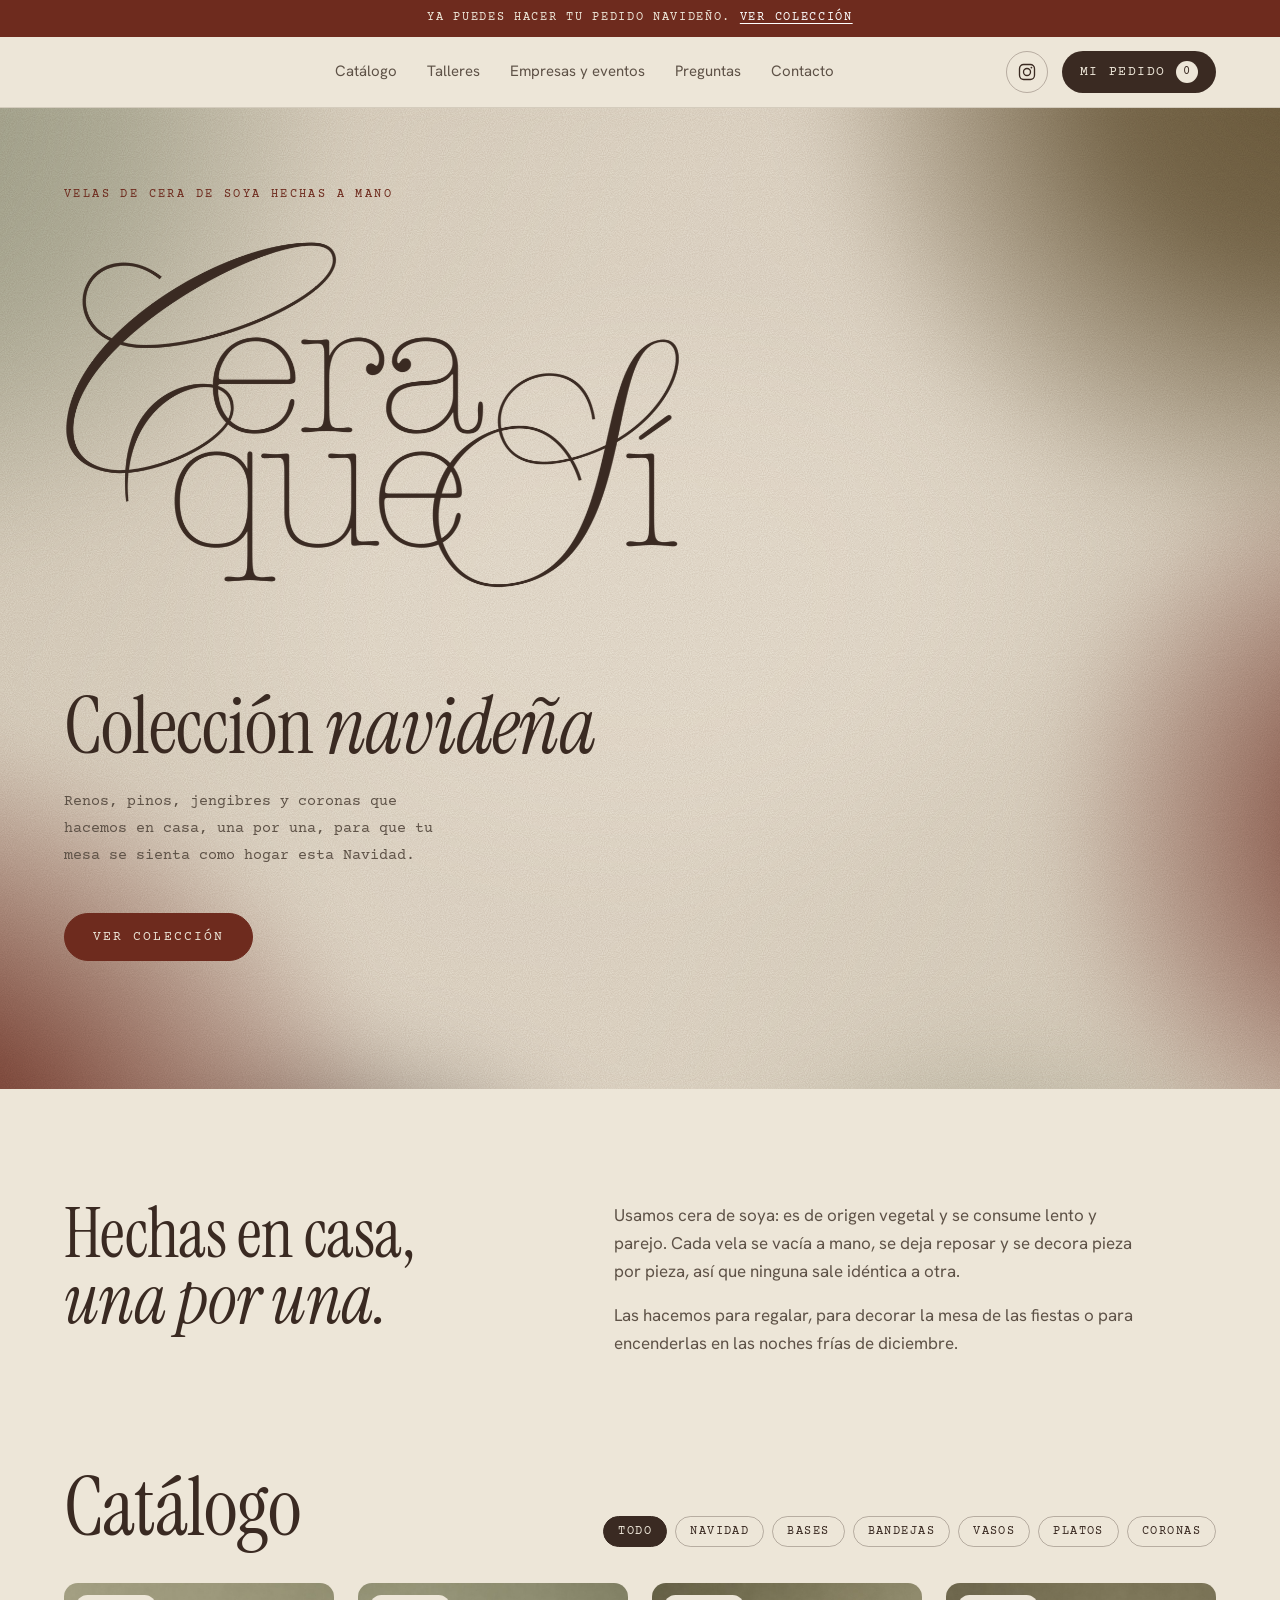
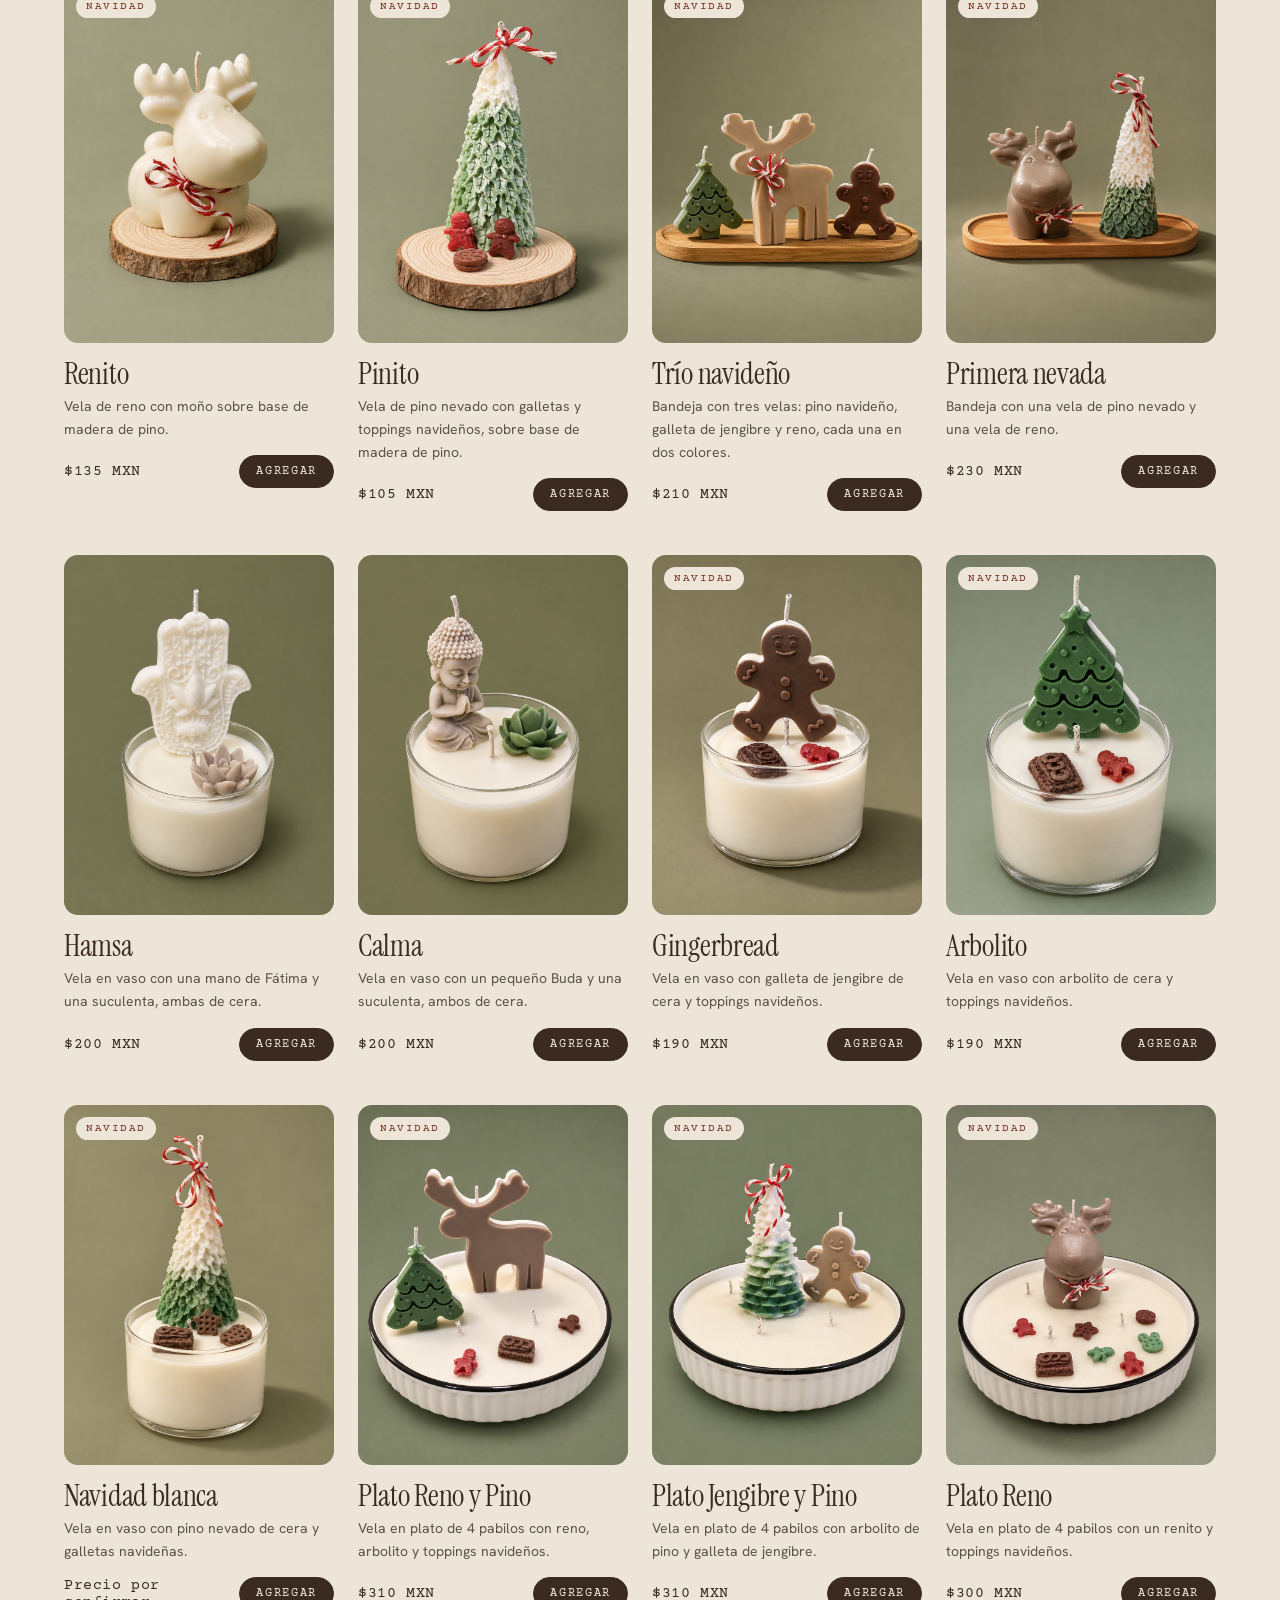
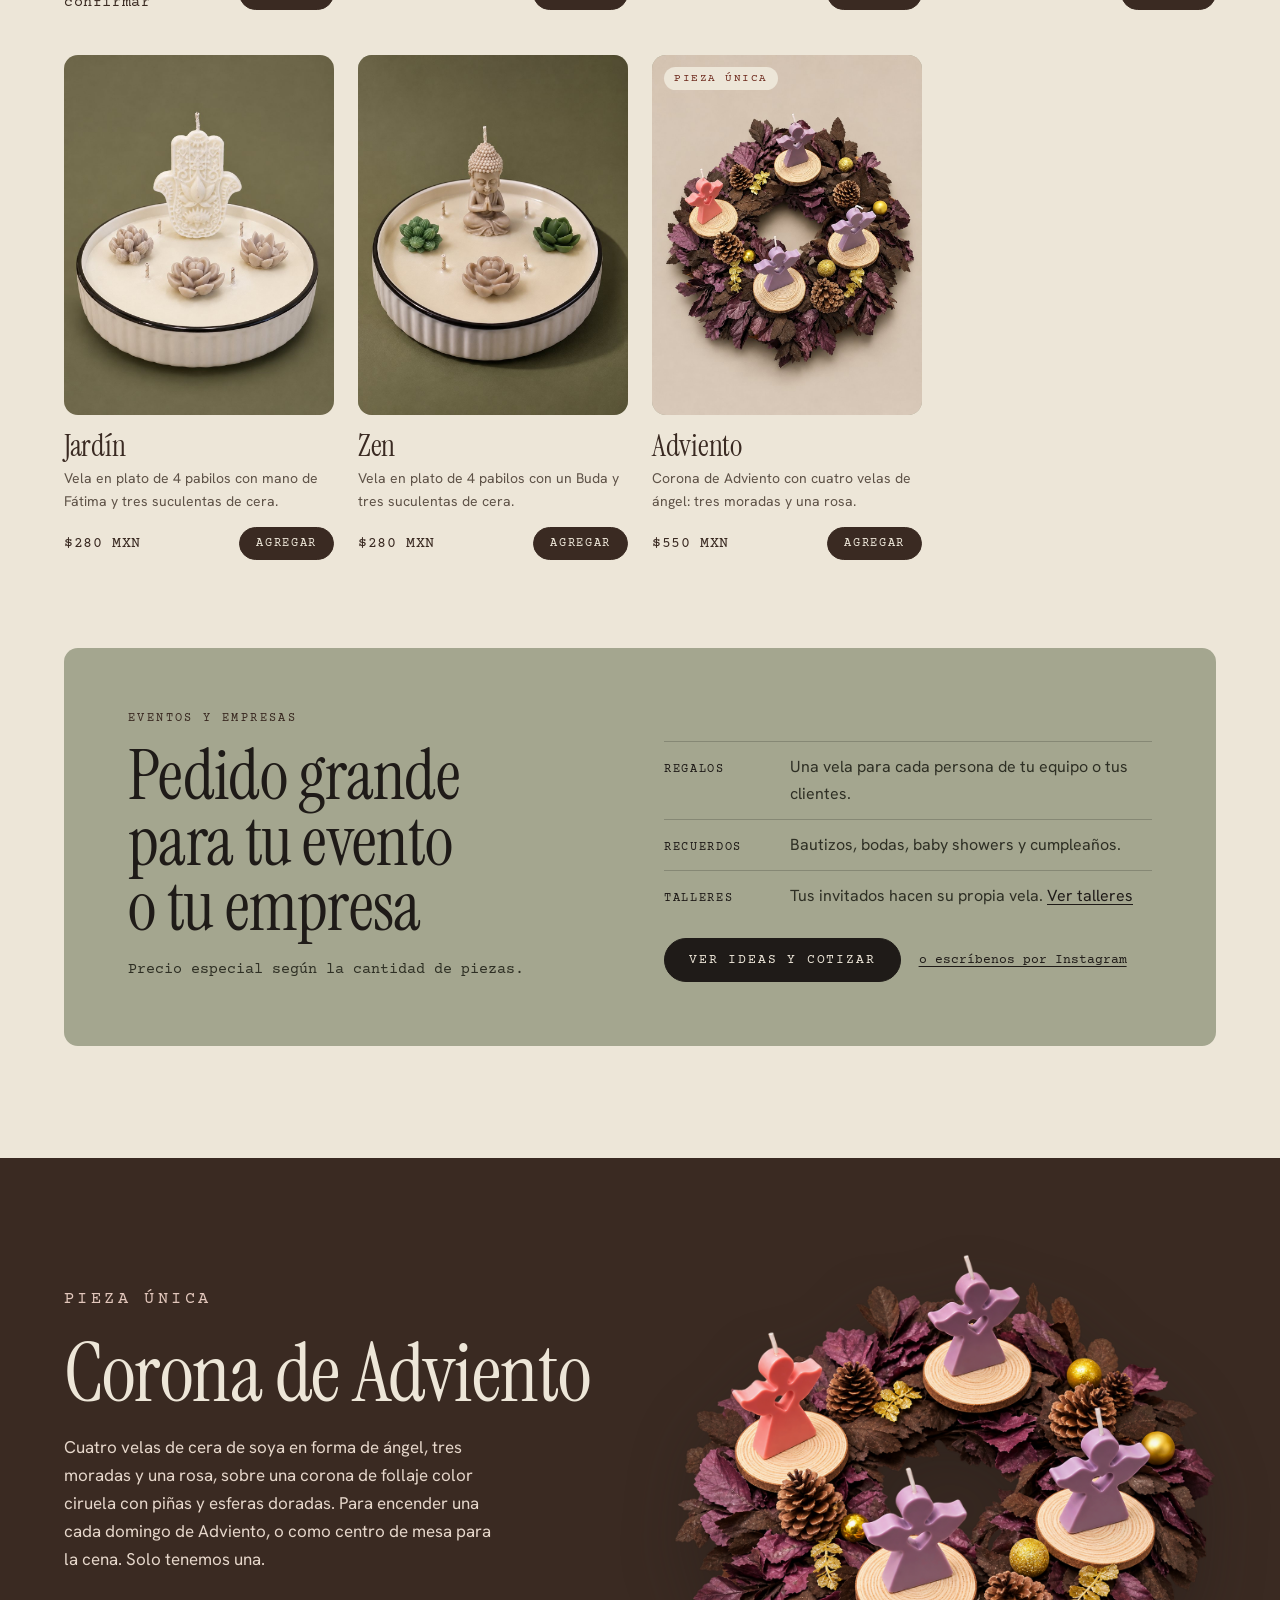
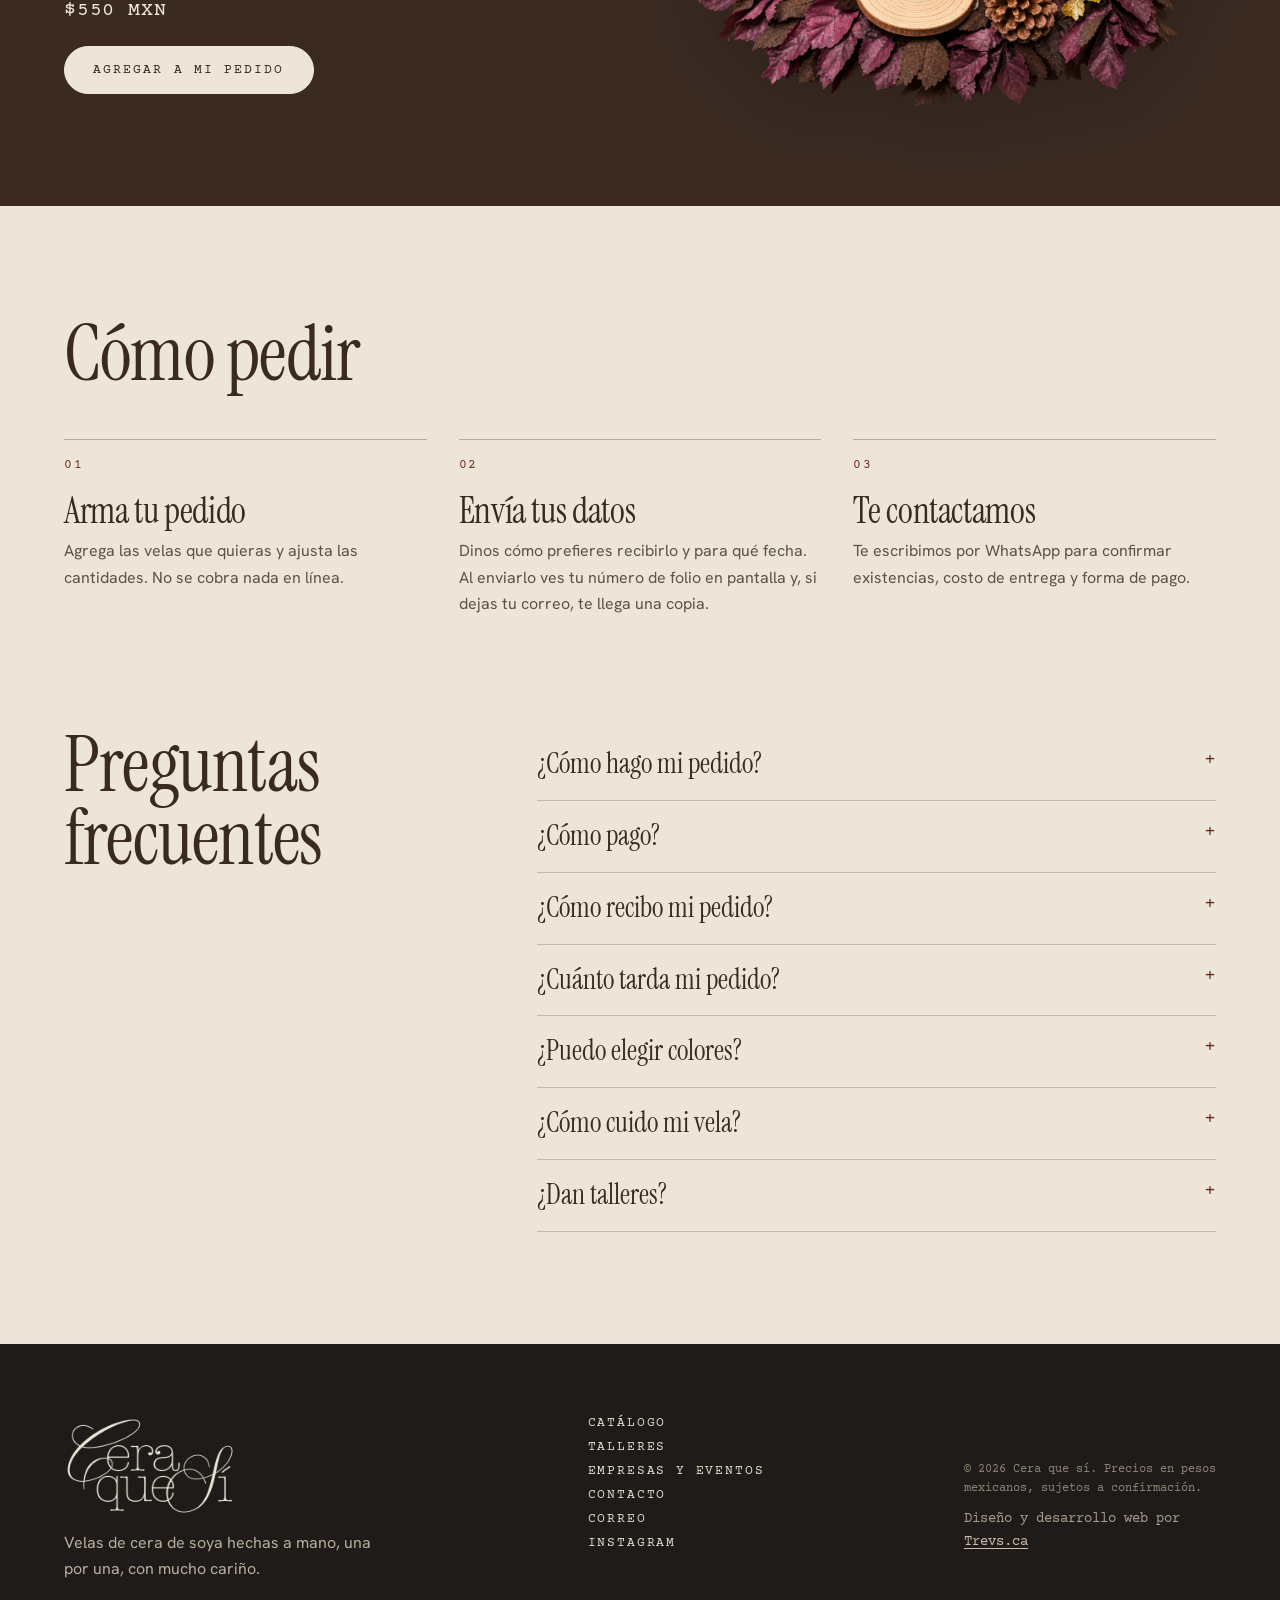
<file: index.html>
<!DOCTYPE html>
<html lang="es-MX">
<head>
<meta charset="utf-8">
<meta name="viewport" content="width=device-width, initial-scale=1">
<title>Cera que sí · Velas de cera de soya hechas a mano</title>
<meta name="description" content="Velas de cera de soya hechas a mano. Colección navideña: coronas, platos, vasos y bases decoradas. Pedidos para regalo, eventos y empresas.">
<link rel="canonical" href="https://ceraquesi.com.mx/">
<meta property="og:title" content="Cera que sí · Colección navideña">
<meta property="og:description" content="Velas de cera de soya hechas a mano. Arma tu pedido y te contactamos.">
<meta property="og:url" content="https://ceraquesi.com.mx/">
<meta property="og:image" content="https://ceraquesi.com.mx/img/corona.jpg">
<meta property="og:locale" content="es_MX">
<link rel="preconnect" href="https://fonts.googleapis.com">
<link rel="preconnect" href="https://fonts.gstatic.com" crossorigin>
<link href="https://fonts.googleapis.com/css2?family=Instrument+Serif:ital@0;1&family=Hanken+Grotesk:wght@400;500&family=Courier+Prime&display=swap" rel="stylesheet">
<link rel="stylesheet" href="css/estilos.css">
</head>
<body>

<div class="aviso">Ya puedes hacer tu pedido navideño. <a href="index.html#catalogo">Ver colección</a></div>

<header class="nav">
  <div class="wrap">
    <a href="index.html" class="logo" aria-label="Inicio"><svg viewBox="0 0 16 26" aria-hidden="true"><path class="llama" d="M8 1c3 4 5 6.5 5 9.5A5 5 0 0 1 3 10.5C3 7.5 5 5 8 1Z" fill="#6E2B1E"/><rect x="7.3" y="15" width="1.4" height="10" rx=".7" fill="currentColor"/></svg><span class="lockup" data-logo></span></a>
    <nav class="links" id="menu-principal" aria-label="Principal">
      <a href="index.html#catalogo">Catálogo</a>
      <a href="talleres.html">Talleres</a>
      <a href="empresas.html">Empresas y eventos</a>
      <a href="index.html#preguntas">Preguntas</a>
      <a href="contacto.html">Contacto</a>
      <div class="menu-redes" aria-label="Redes">
        <a href="#" data-red="correo">Correo</a>
        <a href="#" data-red="instagram" target="_blank" rel="noopener">Instagram</a>
        <a href="#" data-red="tiktok" target="_blank" rel="noopener">TikTok</a>
      </div>
    </nav>
    <div class="nav-der"><a class="ig-top" id="ig-top" href="#" target="_blank" rel="noopener" aria-label="Instagram"><svg viewBox="0 0 24 24" aria-hidden="true"><rect x="3" y="3" width="18" height="18" rx="5" fill="none" stroke="currentColor" stroke-width="1.6"/><circle cx="12" cy="12" r="4.2" fill="none" stroke="currentColor" stroke-width="1.6"/><circle cx="17.3" cy="6.7" r="1.1" fill="currentColor"/></svg></a><button class="btn-cot" id="abrir" aria-haspopup="dialog" aria-label="Mi pedido"><span class="t">Mi pedido</span> <span class="n" id="contador">0</span></button><button class="menu-btn" id="menu-btn" aria-expanded="false" aria-controls="menu-principal" aria-label="Abrir menú"><span></span><span></span><span></span></button></div>
  </div>
</header>

<main>
  <section class="hero izq">
    <div class="wrap">
      <p class="kicker">Velas de cera de soya hechas a mano</p>
      <div class="hero-logo" id="hero-logo"><img src="img/logo.png" alt="Cera que sí"></div>
      <h1>Colección <i>navideña</i></h1>
      <p class="lead">Renos, pinos, jengibres y coronas que hacemos en casa, una por una, para que tu mesa se sienta como hogar esta Navidad.</p>
      <a class="cta" href="#catalogo">Ver colección</a>
    </div>
  </section>

  <section class="intro">
    <div class="wrap">
      <h2>Hechas en casa, <i>una por una.</i></h2>
      <div>
        <p>Usamos cera de soya: es de origen vegetal y se consume lento y parejo. Cada vela se vacía a mano, se deja reposar y se decora pieza por pieza, así que ninguna sale idéntica a otra.</p>
        <p>Las hacemos para regalar, para decorar la mesa de las fiestas o para encenderlas en las noches frías de diciembre.</p>
      </div>
    </div>
  </section>

  <section class="catalogo" id="catalogo">
    <div class="wrap">
      <div class="cat-head">
        <h2>Catálogo</h2>
        <div class="filtros" role="group" aria-label="Filtrar catálogo" id="filtros"></div>
        <div class="vista" role="group" aria-label="Cómo ver el catálogo">
          <button type="button" data-vista="2" aria-pressed="true" aria-label="Dos por fila"><svg viewBox="0 0 20 20" aria-hidden="true"><rect x="2" y="2" width="7" height="7" rx="1.5"/><rect x="11" y="2" width="7" height="7" rx="1.5"/><rect x="2" y="11" width="7" height="7" rx="1.5"/><rect x="11" y="11" width="7" height="7" rx="1.5"/></svg></button>
          <button type="button" data-vista="1" aria-pressed="false" aria-label="Una por fila"><svg viewBox="0 0 20 20" aria-hidden="true"><rect x="2" y="2" width="16" height="7" rx="1.5"/><rect x="2" y="11" width="16" height="7" rx="1.5"/></svg></button>
        </div>
      </div>
      <div class="grid" id="grid"></div>

      <div class="mayoreo" id="mayoreo">
        <div>
          <p class="kicker">Eventos y empresas</p>
          <h3>Pedido grande para tu evento o tu empresa</h3>
          <p class="sub">Precio especial según la cantidad de piezas.</p>
        </div>
        <div>
          <ul>
            <li><b>Regalos</b><span>Una vela para cada persona de tu equipo o tus clientes.</span></li>
            <li><b>Recuerdos</b><span>Bautizos, bodas, baby showers y cumpleaños.</span></li>
            <li><b>Talleres</b><span>Tus invitados hacen su propia vela. <a href="talleres.html">Ver talleres</a></span></li>
          </ul>
          <div class="acciones">
            <a class="btn-sec" href="empresas.html">Ver ideas y cotizar</a>
            <a href="#" id="wa-mayoreo" target="_blank" rel="noopener">o escríbenos por Instagram</a>
          </div>
        </div>
      </div>
    </div>
  </section>

  <section class="destacado" id="corona">
    <div class="wrap">
      <div>
        <p class="kicker">Pieza única</p>
        <h2>Corona de Adviento</h2>
        <p>Cuatro velas de cera de soya en forma de ángel, tres moradas y una rosa, sobre una corona de follaje color ciruela con piñas y esferas doradas. Para encender una cada domingo de Adviento, o como centro de mesa para la cena. Solo tenemos una.</p>
        <span class="precio" data-precio="corona"></span>
        <button class="cta" data-add="corona">Agregar a mi pedido</button>
      </div>
      <img class="img-corona" src="img/corona-destacada.png" alt="Corona de Adviento con cuatro velas de ángel, tres moradas y una rosa" loading="lazy">
    </div>
  </section>

  <section class="pasos" id="como-pedir">
    <div class="wrap">
      <h2>Cómo pedir</h2>
      <ol>
        <li><h3>Arma tu pedido</h3><p>Agrega las velas que quieras y ajusta las cantidades. No se cobra nada en línea.</p></li>
        <li><h3>Envía tus datos</h3><p>Dinos cómo prefieres recibirlo y para qué fecha. Al enviarlo ves tu número de folio en pantalla y, si dejas tu correo, te llega una copia.</p></li>
        <li><h3>Te contactamos</h3><p>Te escribimos por WhatsApp para confirmar existencias, costo de entrega y forma de pago.</p></li>
      </ol>
    </div>
  </section>

  <section class="faq" id="preguntas">
    <div class="wrap">
      <h2>Preguntas frecuentes</h2>
      <div>
        <details><summary>¿Cómo hago mi pedido?</summary><p>Aquí en el sitio: elige tus velas, llena tus datos y envía tu pedido. Te llega una copia a tu correo y te escribimos por WhatsApp para confirmarlo. Si tienes una duda que no está en estas preguntas, escríbenos por mensaje en Instagram.</p></details>
        <details><summary>¿Cómo pago?</summary><p>No cobramos en el sitio. Para confirmar tu pedido pedimos el 50% de anticipo por transferencia o Mercado Pago. El otro 50% es contra entrega y también puede ser en efectivo. Te compartimos los datos por WhatsApp.</p></details>
        <details><summary>¿Cómo recibo mi pedido?</summary><p>Tenemos puntos de entrega en Metepec, Calimaya y Toluca, y en CDMX en Condesa, Roma, Juárez, Polanco, Lomas de Chapultepec, Lomas de Virreyes y Santa Fe; te compartimos el lugar y la hora al confirmar. También puedes solicitar un Uber que recoja tu pedido en nuestra casa-taller en Calimaya (el envío corre por tu cuenta), o te enviamos a todo México por paquetería: el costo depende del destino y del tamaño del pedido, y te lo confirmamos por WhatsApp antes de pagar.</p></details>
        <details><summary>¿Cuánto tarda mi pedido?</summary><p>Somos un equipo pequeño y todo se hace a mano. Revisamos tu pedido en menos de 24 horas y empezamos a hacerlo al recibir el anticipo del 50%; con la cotización final te confirmamos la fecha de entrega. Pide con al menos 48 horas y, si tienes una fecha en mente, ponla en tu pedido: te decimos qué es posible. Los pedidos grandes toman unos días más, y para fechas navideñas te recomendamos pedir con anticipación.</p></details>
        <details><summary>¿Puedo elegir colores?</summary><p>En pedidos chicos depende de lo que tengamos disponible, y te lo confirmamos al revisar tu pedido. En pedidos grandes te compartimos las opciones de colores que hay para que elijas.</p></details>
        <details><summary>¿Cómo cuido mi vela?</summary><p>Son de cera de soya. La primera vez, déjala encendida hasta que se derrita toda la superficie: así se consume pareja. Enciéndela sobre una superficie firme, lejos de corrientes de aire y de cosas que puedan quemarse, y nunca la dejes sola encendida. Las figuras también lucen como decoración sin encender.</p></details>
        <details><summary>¿Dan talleres?</summary><p>Sí. Abrimos talleres en grupo y también llevamos el taller a tu empresa o evento. <a href="talleres.html">Ver talleres</a></p></details>
      </div>
    </div>
  </section>
</main>

<footer>
  <div class="wrap">
    <div>
      <a href="index.html" class="logo"><svg viewBox="0 0 16 26" aria-hidden="true"><path class="llama" d="M8 1c3 4 5 6.5 5 9.5A5 5 0 0 1 3 10.5C3 7.5 5 5 8 1Z" fill="#6E2B1E"/><rect x="7.3" y="15" width="1.4" height="10" rx=".7" fill="currentColor"/></svg><span class="lockup" data-logo></span></a>
      <p>Velas de cera de soya hechas a mano, una por una, con mucho cariño.</p>
    </div>
    <nav aria-label="Más">
      <a href="index.html#catalogo">Catálogo</a>
      <a href="talleres.html">Talleres</a>
      <a href="empresas.html">Empresas y eventos</a>
      <a href="contacto.html">Contacto</a>
      <a href="#" data-red="correo">Correo</a>
      <a href="#" id="ig-footer" target="_blank" rel="noopener">Instagram</a>
      <a href="#" data-red="tiktok" target="_blank" rel="noopener">TikTok</a>
    </nav>
    <p class="legal">© <span id="anio"></span> <span data-c="marca"></span>. Precios en pesos mexicanos, sujetos a confirmación.<span class="credito">Diseño y desarrollo web por <a href="https://trevs.ca" target="_blank" rel="noopener">Trevs.ca</a></span></p>
  </div>
</footer>

<!-- Panel del pedido -->
<div class="velo" id="velo"></div>
<aside class="panel" id="panel" role="dialog" aria-modal="true" aria-labelledby="panel-titulo" aria-hidden="true">
  <div class="panel-head">
    <h2 id="panel-titulo">Mi pedido</h2>
    <div class="panel-acciones">
      <button class="agrandar" id="agrandar" aria-pressed="false" aria-label="Ver en pantalla completa"><svg viewBox="0 0 20 20" aria-hidden="true"><path d="M12 3h5v5M8 17H3v-5M17 3l-6 6M3 17l6-6"/></svg></button>
      <button class="cerrar" id="cerrar" aria-label="Cerrar">×</button>
    </div>
  </div>
  <div class="panel-body" id="panel-body"></div>
</aside>

<div class="toast" id="toast" role="status" aria-live="polite"></div>

<script src="js/comun.js"></script>
<script>
/* nombre: el nombre bonito.  desc: lo que lleva (también le llega así a tu mamá en el correo).  max: piezas disponibles (si hay límite). */
const PRODUCTOS = [
  {id:"base-pino-reno", nombre:"Renito", precio:135, cat:"Bases", nav:true, desc:"Vela de reno con moño sobre base de madera de pino."},
  {id:"base-pino", nombre:"Pinito", precio:105, cat:"Bases", nav:true, desc:"Vela de pino nevado con galletas y toppings navideños, sobre base de madera de pino."},
  {id:"bandeja-trio", nombre:"Trío navideño", precio:210, cat:"Bandejas", nav:true, desc:"Bandeja con tres velas: pino navideño, galleta de jengibre y reno, cada una en dos colores."},
  {id:"bandeja-pino-reno", nombre:"Primera nevada", precio:230, cat:"Bandejas", nav:true, desc:"Bandeja con una vela de pino nevado y una vela de reno."},
  {id:"vaso-fatima", nombre:"Hamsa", precio:200, cat:"Vasos", desc:"Vela en vaso con una mano de Fátima y una suculenta, ambas de cera."},
  {id:"vaso-buda", nombre:"Calma", precio:200, cat:"Vasos", desc:"Vela en vaso con un pequeño Buda y una suculenta, ambos de cera."},
  {id:"vaso-jengibre", nombre:"Gingerbread", precio:190, cat:"Vasos", nav:true, desc:"Vela en vaso con galleta de jengibre de cera y toppings navideños."},
  {id:"vaso-arbol", nombre:"Arbolito", precio:190, cat:"Vasos", nav:true, desc:"Vela en vaso con arbolito de cera y toppings navideños."},
  {id:"vaso-pino", nombre:"Navidad blanca", precio:0, cat:"Vasos", nav:true, desc:"Vela en vaso con pino nevado de cera y galletas navideñas."},
  {id:"plato-reno-arbol", nombre:"Plato Reno y Pino", precio:310, cat:"Platos", nav:true, desc:"Vela en plato de 4 pabilos con reno, arbolito y toppings navideños."},
  {id:"plato-jengibre-arbol", nombre:"Plato Jengibre y Pino", precio:310, cat:"Platos", nav:true, desc:"Vela en plato de 4 pabilos con arbolito de pino y galleta de jengibre."},
  {id:"plato-reno", nombre:"Plato Reno", precio:300, cat:"Platos", nav:true, desc:"Vela en plato de 4 pabilos con un renito y toppings navideños."},
  {id:"plato-fatima", nombre:"Jardín", precio:280, cat:"Platos", desc:"Vela en plato de 4 pabilos con mano de Fátima y tres suculentas de cera."},
  {id:"plato-buda", nombre:"Zen", precio:280, cat:"Platos", desc:"Vela en plato de 4 pabilos con un Buda y tres suculentas de cera."},
  {id:"corona", nombre:"Adviento", precio:550, cat:"Coronas", nav:true, max:1, desc:"Corona de Adviento con cuatro velas de ángel: tres moradas y una rosa."}
];

const byId = Object.fromEntries(PRODUCTOS.map(p => [p.id, p]));
$("#wa-mayoreo").href = dmLink();
document.querySelectorAll("[data-precio]").forEach(el => el.textContent = mxn(byId[el.dataset.precio].precio));

/* ----- Pedido (se guarda en el navegador) ----- */
let pedido = {};
try { pedido = JSON.parse(localStorage.getItem("pedido") || "{}"); } catch(e) {}
const guardar = () => { try { localStorage.setItem("pedido", JSON.stringify(pedido)); } catch(e) {} };
const totalPiezas = () => Object.values(pedido).reduce((a,b) => a+b, 0);
const precioTxt = p => p.precio ? mxn(p.precio) : "Precio por confirmar";
const subtotal = () => Object.entries(pedido).reduce((a,[id,q]) => a + byId[id].precio*q, 0);

function fijar(id, n){
  n = Math.max(0, Math.min(byId[id].max || 999, n|0));
  if (n) pedido[id] = n; else delete pedido[id];
  guardar(); pintarContador(); pintarAcciones();
}
function agregar(id){
  const max = byId[id].max;
  if (max && (pedido[id] || 0) >= max) { toast(max === 1 ? "Solo hay una disponible y ya está en tu pedido" : "Solo hay " + max + " disponibles"); return; }
  const nuevo = !pedido[id];
  fijar(id, (pedido[id] || 0) + 1);
  toast(nuevo ? byId[id].nombre + " agregado" : byId[id].nombre + ": " + pedido[id] + " en tu pedido");
}
function accion(id){
  const q = pedido[id];
  if (!q) return `<button class="add" data-add="${id}">Agregar</button>`;
  if (byId[id].max === 1) return `<span class="unica">En tu pedido</span><button class="quitar-g" data-gmenos="${id}">Quitar</button>`;
  return `<div class="paso-q"><button data-gmenos="${id}" aria-label="Quitar uno">−</button><input aria-label="Cantidad de ${byId[id].nombre}" inputmode="numeric" value="${q}" data-gq="${id}"><button data-gmas="${id}" aria-label="Agregar uno">+</button></div>`;
}
function pintarAcciones(){
  document.querySelectorAll("[data-acc]").forEach(el => {
    const html = accion(el.dataset.acc);
    el.innerHTML = html;
  });
  document.querySelectorAll(".cta[data-add]").forEach(b => b.textContent = pedido[b.dataset.add] ? "Ya está en tu pedido" : "Agregar a mi pedido");
}
function pintarContador(){ $("#contador").textContent = totalPiezas(); }

/* ----- Catálogo ----- */
const filtros = ["Todo","Navidad","Bases","Bandejas","Vasos","Platos","Coronas"];
let filtro = "Todo";
function pintarFiltros(){
  $("#filtros").innerHTML = filtros.map(f => `<button aria-pressed="${f===filtro}" data-f="${f}">${f}</button>`).join("");
}
function pintarGrid(){
  const lista = PRODUCTOS.filter(p => filtro==="Todo" || (filtro==="Navidad" ? p.nav : p.cat===filtro));
  $("#grid").innerHTML = lista.map(p => `
    <article class="prod">
      <div class="foto"><img src="img/${p.id}.jpg" alt="${p.nombre}" loading="lazy">${p.max === 1 ? '<span class="tag">Pieza única</span>' : p.nav ? '<span class="tag">Navidad</span>' : ""}</div>
      <h3>${p.nombre}</h3>
      <p class="desc">${p.desc}</p>
      <div class="pie"><span class="precio">${precioTxt(p)}</span><div data-acc="${p.id}">${accion(p.id)}</div></div>
    </article>`).join("");
}
$("#filtros").addEventListener("click", e => {
  const b = e.target.closest("[data-f]"); if(!b) return;
  filtro = b.dataset.f; pintarFiltros(); pintarGrid();
});
document.addEventListener("click", e => {
  const b = e.target.closest("[data-add]"); if(!b) return;
  const id = b.dataset.add, enGrid = b.classList.contains("add"); agregar(id);
  if (enGrid) { const mas = document.querySelector(`[data-gmas="${id}"]`); if (mas) mas.focus({preventScroll:true}); }
});
$("#grid").addEventListener("click", e => {
  const t = e.target.closest("[data-gmas],[data-gmenos]"); if (!t) return;
  const id = t.dataset.gmas || t.dataset.gmenos;
  const sel = t.dataset.gmas ? `[data-gmas="${id}"]` : `[data-gmenos="${id}"]`;
  fijar(id, (pedido[id] || 0) + (t.dataset.gmas ? 1 : -1));
  const mismo = document.querySelector(sel) || document.querySelector(`[data-add="${id}"].add`); if (mismo) mismo.focus({preventScroll:true});
});
$("#grid").addEventListener("change", e => {
  const id = e.target.dataset.gq; if (!id) return;
  e.target.blur(); fijar(id, parseInt(e.target.value, 10) || 0);
});
$("#grid").addEventListener("keydown", e => { if (e.key === "Enter" && e.target.dataset.gq) e.target.blur(); });

/* ----- Toast ----- */
let tt;
function toast(msg){
  const t = $("#toast"); t.innerHTML = msg + ' <button type="button">Ver pedido</button>';
  t.querySelector("button").onclick = abrir;
  t.classList.add("on"); clearTimeout(tt); tt = setTimeout(()=>t.classList.remove("on"), 2600);
}

/* ----- Panel ----- */
let ultimoFoco;
function abrir(){ ultimoFoco = document.activeElement; pintarPanel(); document.body.classList.add("abierto"); $("#panel").setAttribute("aria-hidden","false"); $("#cerrar").focus(); $("#toast").classList.remove("on"); }
function cerrar(){ document.body.classList.remove("abierto"); $("#panel").setAttribute("aria-hidden","true"); ultimoFoco && ultimoFoco.focus(); }
$("#abrir").onclick = abrir; $("#cerrar").onclick = cerrar; $("#velo").onclick = cerrar;
$("#agrandar").onclick = () => {
  const g = $("#panel").classList.toggle("grande");
  $("#agrandar").setAttribute("aria-pressed", g);
  $("#agrandar").setAttribute("aria-label", g ? "Volver a la ventana chica" : "Ver en pantalla completa");
};
function minFecha(){ const d = new Date(); d.setDate(d.getDate() + 2); return d.getFullYear() + "-" + String(d.getMonth()+1).padStart(2,"0") + "-" + String(d.getDate()).padStart(2,"0"); }
document.addEventListener("keydown", e => { if(e.key==="Escape" && document.body.classList.contains("abierto")) cerrar(); });

function pintarPanel(){
  const ids = Object.keys(pedido);
  if (!ids.length){
    $("#panel-body").innerHTML = `<div class="vacio"><h3>Tu pedido está vacío</h3><p>Agrega velas desde el catálogo para pedir una cotización.</p><br><a class="cta" href="#catalogo" onclick="cerrar()">Ir al catálogo</a></div>`;
    return;
  }
  $("#panel-body").innerHTML = `
    <div id="items">${ids.map(id => {const p=byId[id]; return `
      <div class="item">
        <img src="img/${id}.jpg" alt="">
        <div><h4>${p.nombre}</h4><small>${p.desc}</small><br><small>${p.precio ? mxn(p.precio) + " c/u" : "Precio por confirmar"}</small><br><button class="quitar" data-quitar="${id}">Quitar</button></div>
        <div class="qty"><button data-menos="${id}" aria-label="Menos">−</button><input aria-label="Cantidad de ${p.nombre}" inputmode="numeric" value="${pedido[id]}" data-q="${id}"><button data-mas="${id}" aria-label="Más">+</button></div>
      </div>`}).join("")}</div>
    <div class="subtotal"><span>Subtotal estimado</span><span id="sub">${mxn(subtotal())}</span></div>
    <p class="nota">No incluye envío. Confirmamos precio final y disponibilidad contigo.</p>

    <form id="form" novalidate>
      <h3>Tus datos</h3>
      <div class="campo"><label for="nombre">Nombre</label><input id="nombre" name="nombre" required autocomplete="name"></div>
      <div class="dos">
        <div class="campo"><label for="tel">WhatsApp</label><input id="tel" name="telefono" type="tel" autocomplete="tel" placeholder="10 dígitos" required></div>
        <div class="campo"><label for="email">Correo</label><input id="email" name="email" type="email" autocomplete="email" required></div>
      </div>
      <p class="ayuda ayuda-campo">A tu correo te llega una copia del pedido con tu folio.</p>
      <div class="campo"><label for="ig">Tu Instagram (opcional)</label><input id="ig" name="instagram" placeholder="@tuusuario" autocapitalize="off" autocomplete="off" spellcheck="false"></div>

      <h3>Tipo de pedido</h3>
      <div class="campo">
        <div class="opciones">
          <label><input type="radio" name="tipo" value="Personal o regalo" checked><span>Para mí o regalo</span></label>
          <label><input type="radio" name="tipo" value="Para revender"><span>Para revender</span></label>
          <label><input type="radio" name="tipo" value="Empresa o evento"><span>Empresa o evento</span></label>
        </div>
      </div>
      <div class="campo" id="campo-empresa" hidden><label for="empresa">Nombre de tu marca, empresa o evento (opcional)</label><input id="empresa" name="empresa" autocomplete="organization"></div>
      <details class="perso">
        <summary>¿Quieres personalizarlo? <small>(opcional)</small></summary>
        <div class="opciones">
          <label><input type="checkbox" name="perso" value="Sticker o etiqueta con logo"><span>Sticker o etiqueta con tu logo</span></label>
          <label><input type="checkbox" name="perso" value="Tarjeta con mensaje"><span>Tarjeta con mensaje</span></label>
          <label><input type="checkbox" name="perso" value="Empaque especial"><span>Empaque especial para regalo</span></label>
          <label><input type="checkbox" name="perso" value="Otra idea"><span>Otra idea</span></label>
        </div>
        <div class="campo"><label for="idea">Cuéntanos tu idea</label><textarea id="idea" name="idea" placeholder="Por ejemplo: 30 velas con el logo de mi empresa en una etiqueta."></textarea></div>
        <p class="aviso-chico">La personalización tiene un costo extra según lo que pidas. Te compartimos el precio para que lo confirmes antes de empezar.</p>
      </details>

      <h3>Entrega o envío</h3>
      <p class="ayuda">En puntos de entrega, te compartimos el lugar y la hora al confirmar.</p>
      <div class="campo">
        <p class="grupo">Estado de México</p>
        <div class="opciones">
          <label><input type="radio" name="entrega" value="Punto de entrega en Metepec" checked><span>Punto de entrega en Metepec</span></label>
          <label><input type="radio" name="entrega" value="Punto de entrega en Calimaya"><span>Punto de entrega en Calimaya</span></label>
          <label><input type="radio" name="entrega" value="Punto de entrega en Toluca"><span>Punto de entrega en Toluca</span></label>
        </div>
        <p class="grupo">Ciudad de México</p>
        <div class="opciones">
          <label><input type="radio" name="entrega" value="Punto de entrega en CDMX"><span>Punto de entrega en CDMX<small>Condesa, Roma, Juárez, Polanco, Lomas o Santa Fe.</small></span></label>
        </div>
        <div class="campo sub" id="campo-cdmx" hidden><label for="colonia-cdmx">¿En qué colonia?</label><select id="colonia-cdmx" name="coloniaCdmx"><option value="">Elige una colonia</option><option>Condesa</option><option>Roma</option><option>Juárez</option><option>Polanco</option><option>Lomas de Chapultepec</option><option>Lomas de Virreyes</option><option>Santa Fe</option></select></div>
        <p class="grupo">Envío</p>
        <div class="opciones">
          <label><input type="radio" name="entrega" value="Envío por Uber"><span>Envío por Uber<small>El envío corre por tu cuenta: tú solicitas el Uber y sale de nuestra casa-taller en Calimaya, Edo. Méx. Te compartimos la dirección exacta al confirmar. Si estás en otro estado, elige paquetería.</small></span></label>
          <label><input type="radio" name="entrega" value="Envío por paquetería"><span>Envío por paquetería a otra ciudad<small>Cotizamos la paquetería por ti.</small></span></label>
        </div>
      </div>
      <fieldset class="direccion" id="campo-dir" hidden>
        <legend>Dirección de envío</legend>
        <div class="campo"><label for="calle">Calle y número</label><input id="calle" name="calle" autocomplete="address-line1"></div>
        <div class="dos">
          <div class="campo"><label for="interior">Núm. interior (opcional)</label><input id="interior" name="interior" autocomplete="address-line2"></div>
          <div class="campo"><label for="cp">Código postal</label><input id="cp" name="cp" inputmode="numeric" maxlength="5" autocomplete="postal-code"></div>
        </div>
        <div class="campo"><label for="colonia">Colonia</label><input id="colonia" name="colonia" autocomplete="address-level3"></div>
        <div class="dos">
          <div class="campo"><label for="ciudad">Ciudad o municipio</label><input id="ciudad" name="ciudad" autocomplete="address-level2"></div>
          <div class="campo"><label for="estado">Estado</label><input id="estado" name="estado" autocomplete="address-level1"></div>
        </div>
        <div class="campo"><label for="referencias">Referencias (opcional)</label><input id="referencias" name="referencias" placeholder="Entre calles, color de la casa…"></div>
      </fieldset>

      <div class="campo"><label for="fecha">¿Para cuándo lo necesitas?</label><input id="fecha" name="fecha" type="date" min="${minFecha()}">
        <small class="ayuda">Es tu fecha ideal y nos ayuda a planear; pide con al menos 48 horas. Revisamos tu pedido en menos de 24 horas y empezamos a hacerlo al recibir el anticipo. Con la cotización final te confirmamos la fecha de entrega. Somos un equipo pequeño y todo se hace a mano.</small></div>
      <div class="campo"><label for="notas">Notas (opcional)</label><textarea id="notas" name="notas" placeholder="¿Alguna pregunta o algo que debamos saber?"></textarea></div>

      <div class="pago">
        <p class="grupo">Cómo se paga</p>
        <p>Para confirmar tu pedido pedimos el <b>50% de anticipo</b> y el otro 50% contra entrega. El anticipo es por transferencia o Mercado Pago; el pago contra entrega también puede ser en efectivo. Tu pedido se confirma al recibir el anticipo, y el plazo de entrega corre a partir de ese momento; con la cotización final te damos la fecha estimada. No cobramos nada en el sitio.</p>
      </div>
      <button class="enviar" type="submit">Enviar pedido</button>
      <p class="error" id="error" role="alert"></p>
    </form>`;
}

$("#panel-body").addEventListener("click", e => {
  const t = e.target, id = t.dataset.mas || t.dataset.menos || t.dataset.quitar;
  if (!id) return;
  if (t.dataset.mas) pedido[id] = Math.min(pedido[id] + 1, byId[id].max || 999);
  if (t.dataset.menos) pedido[id] = Math.max(0, pedido[id]-1);
  if (t.dataset.quitar || pedido[id]===0) delete pedido[id];
  guardar(); pintarContador(); pintarAcciones(); refrescarItems();
});
$("#panel-body").addEventListener("change", e => {
  const id = e.target.dataset.q; if(!id) return;
  const n = parseInt(e.target.value,10);
  if (n>0) pedido[id]=Math.min(n, byId[id].max || 999); else delete pedido[id];
  guardar(); pintarContador(); pintarAcciones(); refrescarItems();
});
function actualizarCampos(){
  const f = $("#form"); if (!f) return;
  $("#campo-empresa").hidden = f.tipo.value === "Personal o regalo";
  const ent = f.entrega.value;
  $("#campo-cdmx").hidden = ent !== "Punto de entrega en CDMX";
  $("#campo-dir").hidden = !ent.startsWith("Envío por");
}
$("#panel-body").addEventListener("change", e => { if (e.target.name === "tipo" || e.target.name === "entrega") actualizarCampos(); });
function refrescarItems(){
  // vuelve a pintar sin perder lo escrito en el formulario
  const form = $("#form"); let st = null;
  if (form) {
    st = { vals:{}, marcados:new Set(), abierto: !!(form.querySelector("details.perso") || {}).open };
    [...form.elements].forEach(el => { if (!el.name) return;
      if (el.type === "radio" || el.type === "checkbox") { if (el.checked) st.marcados.add(el.name + "=" + el.value); }
      else st.vals[el.name] = el.value; });
  }
  pintarPanel();
  const nf = $("#form");
  if (st && nf) {
    [...nf.elements].forEach(el => { if (!el.name) return;
      if (el.type === "radio" || el.type === "checkbox") el.checked = st.marcados.has(el.name + "=" + el.value);
      else if (el.name in st.vals) el.value = st.vals[el.name]; });
    const d = nf.querySelector("details.perso"); if (d) d.open = st.abierto;
  }
  actualizarCampos();
}

$("#panel-body").addEventListener("submit", async e => {
  e.preventDefault();
  const f = e.target, err = $("#error"); err.textContent = "";
  const c = validarContacto(f, err); if (!c) return;
  const nombre = c.nombre;
  const fallo = (msg, el) => { err.textContent = msg; if (el) el.focus(); return true; };
  if (!c.email && fallo("Escribe tu correo: ahí te llega la copia de tu pedido.", f.email)) return;
  const ent = f.entrega.value;
  if (ent === "Punto de entrega en CDMX" && !f.coloniaCdmx.value && fallo("Elige la colonia de CDMX donde quieres recibirlo.", f.coloniaCdmx)) return;
  if (ent.startsWith("Envío por")) {
    for (const [campo, msg] of [["calle","Escribe la calle y el número."],["cp","Escribe el código postal (5 dígitos)."],["colonia","Escribe la colonia."],["ciudad","Escribe la ciudad o municipio."],["estado","Escribe el estado."]]) {
      const v = f[campo].value.trim();
      if ((!v || (campo === "cp" && !/^\d{5}$/.test(v))) && fallo(msg, f[campo])) return;
    }
  }
  if (f.fecha.value && f.fecha.value < minFecha() && fallo("Elige una fecha a partir de pasado mañana: necesitamos al menos 48 horas.", f.fecha)) return;
  const perso = [...f.querySelectorAll('input[name="perso"]:checked')].map(x => x.value);
  const personalizacion = [perso.join(", "), f.idea.value.trim()].filter(Boolean).join(" · Idea: ");
  const entrega = ent === "Punto de entrega en CDMX" ? ent + " · " + f.coloniaCdmx.value : ent;
  const direccion = ent.startsWith("Envío por")
    ? [f.calle.value.trim() + (f.interior.value.trim() ? " int. " + f.interior.value.trim() : ""), "Col. " + f.colonia.value.trim(), "C.P. " + f.cp.value.trim(), f.ciudad.value.trim() + ", " + f.estado.value.trim(), f.referencias.value.trim() ? "Ref.: " + f.referencias.value.trim() : ""].filter(Boolean).join(", ")
    : "";

  const folio = "P-" + new Date().toISOString().slice(5,10).replace("-","") + "-" + Math.random().toString(36).slice(2,6).toUpperCase();
  const items = Object.entries(pedido).map(([id,q]) => ({nombre:`${byId[id].nombre} (${byId[id].desc})${byId[id].precio ? "" : " — precio por confirmar"}`, cantidad:q, precio:byId[id].precio, total:byId[id].precio*q}));
  const data = { folio, ...c, tipo:f.tipo.value, empresa:f.tipo.value === "Personal o regalo" ? "" : f.empresa.value.trim(), personalizacion, entrega,
    direccion, ciudad:direccion, fecha:f.fecha.value, notas:f.notas.value.trim(), items, subtotal:subtotal(), marca:CONFIG.marca };

  const resumen = `Hola, soy ${nombre}${data.empresa ? " ("+data.empresa+")" : ""}. Pedido ${folio} · ${data.tipo}:\n` + items.map(i => `• ${i.cantidad} × ${i.nombre}`).join("\n") +
    `\nSubtotal estimado: ${mxn(data.subtotal)}${data.personalizacion ? "\nPersonalización: "+data.personalizacion : ""}\nEntrega: ${data.entrega}${data.direccion ? " ("+data.direccion+")" : ""}${data.fecha ? "\nPara: "+data.fecha : ""}${data.notas ? "\nNotas: "+data.notas : ""}`;

  const btn = f.querySelector(".enviar"); btn.disabled = true; btn.textContent = "Enviando…";
  try {
    await enviarAlScript(data);
  } catch(x) {
    btn.disabled = false; btn.textContent = "Enviar pedido";
    err.innerHTML = `No se pudo enviar. Revisa tu conexión e inténtalo de nuevo, o <a href="${dmLink()}" target="_blank" rel="noopener">escríbenos por Instagram</a>.`;
    return;
  }
  pedido = {}; guardar(); pintarContador(); pintarAcciones();
  $("#panel-body").innerHTML = `
    <div class="listo">
            <h3>Recibimos tu pedido</h3>
      <span class="folio">Folio ${folio}</span>
      <p>Te escribiremos por WhatsApp en menos de 24 horas para confirmar disponibilidad, entrega y el anticipo del 50%.</p>
      <p>Te enviamos una copia a ${esc(data.email)}.</p>
      <p class="aviso-spam">¿No lo ves? Revisa tu carpeta de spam.</p>
      ${botonesResumen(resumen, folio)}
    </div>`;
});


/* ----- Logo grande del inicio que sube al menú al hacer scroll ----- */
(function(){
  const slot = $("#hero-logo"), navImg = document.querySelector("header .logo .logo-img");
  if (!slot || !navImg || matchMedia("(prefers-reduced-motion: reduce)").matches) return;
  const slotImg = slot.querySelector("img");
  const vuela = document.createElement("img");
  vuela.src = slotImg.src; vuela.alt = ""; vuela.id = "logo-volador"; vuela.setAttribute("aria-hidden", "true");
  document.body.appendChild(vuela);
  document.documentElement.classList.add("logo-anim");
  const suave = t => t * t * (3 - 2 * t);
  let pend = false;
  function pinta(){
    pend = false;
    const a = slot.getBoundingClientRect(), b = navImg.getBoundingClientRect();
    const hero = slot.closest(".hero").getBoundingClientRect();
    const recorrido = Math.max(1, (hero.height + hero.top + scrollY) * 0.5);
    const p = Math.min(1, Math.max(0, scrollY / recorrido));
    if (p >= 1) { document.documentElement.classList.add("logo-llego"); return; }
    document.documentElement.classList.remove("logo-llego");
    const e = suave(p);
    const w = a.width + (b.width - a.width) * e;
    const x = a.left + (b.left - a.left) * e;
    const y = a.top + (b.top - a.top) * e;
    vuela.style.width = a.width + "px";
    vuela.style.transform = `translate(${x}px,${y}px) scale(${w / a.width})`;
  }
  const pide = () => { if (!pend) { pend = true; requestAnimationFrame(pinta); } };
  addEventListener("scroll", pide, { passive: true });
  addEventListener("resize", pide);
  slotImg.complete ? pinta() : slotImg.addEventListener("load", pinta);
  navImg.complete ? pinta() : navImg.addEventListener("load", pinta);
})();
/* ----- Vista del catálogo en celular: 2 o 1 por fila ----- */
function ponerVista(v){
  $("#grid").classList.toggle("una", v === "1");
  document.querySelectorAll("[data-vista]").forEach(b => b.setAttribute("aria-pressed", b.dataset.vista === v));
  try { localStorage.setItem("vista", v); } catch(e) {}
}
document.querySelectorAll("[data-vista]").forEach(b => b.addEventListener("click", () => ponerVista(b.dataset.vista)));
let vistaGuardada = "2"; try { vistaGuardada = localStorage.getItem("vista") || "2"; } catch(e) {}
ponerVista(vistaGuardada);

pintarFiltros(); pintarGrid(); pintarContador();
if (location.hash === "#pedido") abrir();
</script>
</body>
</html>
</file>
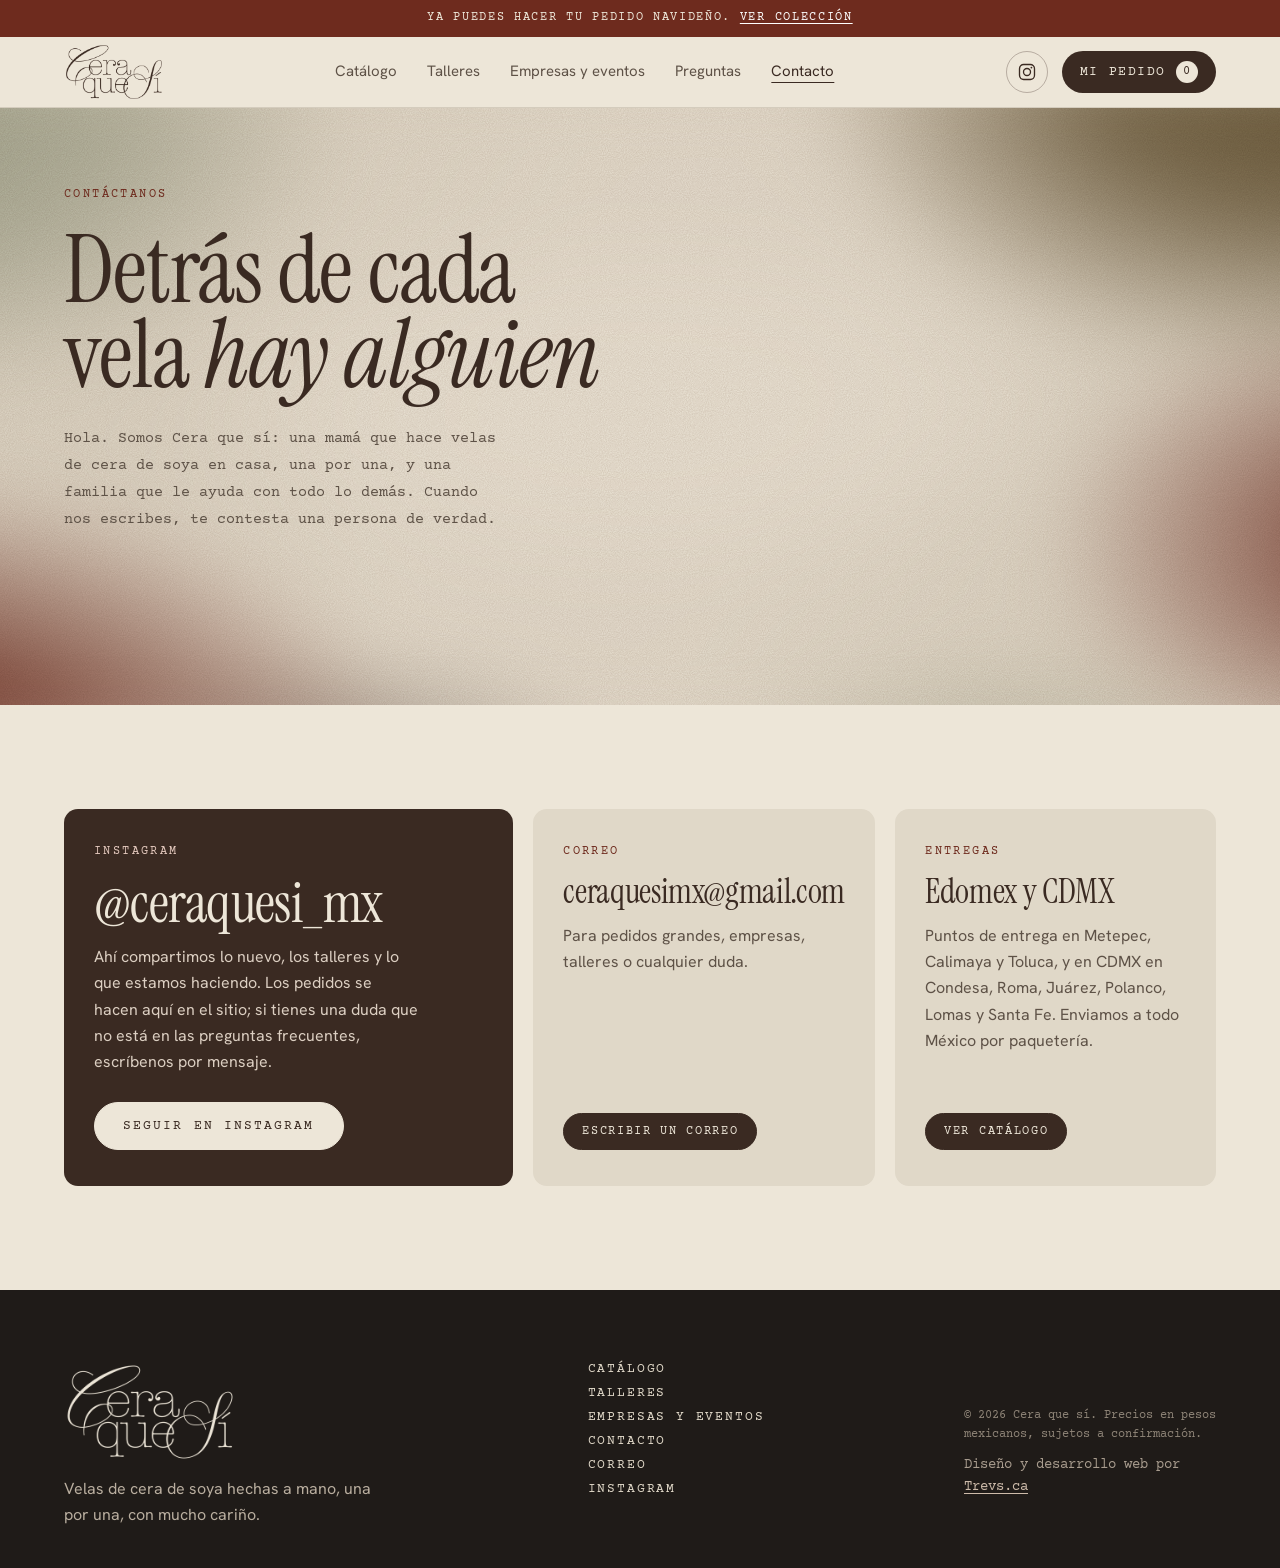
<file: contacto.html>
<!DOCTYPE html>
<html lang="es-MX">
<head>
<meta charset="utf-8">
<meta name="viewport" content="width=device-width, initial-scale=1">
<title>Contacto · Cera que sí</title>
<meta name="description" content="Escríbenos por Instagram o correo. Velas de cera de soya hechas a mano, en casa.">
<link rel="canonical" href="https://ceraquesi.com.mx/contacto.html">
<meta property="og:title" content="Contacto · Cera que sí">
<meta property="og:description" content="Escríbenos por Instagram o correo. Velas de cera de soya hechas a mano, en casa.">
<meta property="og:url" content="https://ceraquesi.com.mx/contacto.html">
<meta property="og:image" content="https://ceraquesi.com.mx/img/corona.jpg">
<meta property="og:locale" content="es_MX">
<link rel="preconnect" href="https://fonts.googleapis.com">
<link rel="preconnect" href="https://fonts.gstatic.com" crossorigin>
<link href="https://fonts.googleapis.com/css2?family=Instrument+Serif:ital@0;1&family=Hanken+Grotesk:wght@400;500&family=Courier+Prime&display=swap" rel="stylesheet">
<link rel="stylesheet" href="css/estilos.css">
</head>
<body>

<div class="aviso">Ya puedes hacer tu pedido navideño. <a href="index.html#catalogo">Ver colección</a></div>

<header class="nav">
  <div class="wrap">
    <a href="index.html" class="logo" aria-label="Inicio"><svg viewBox="0 0 16 26" aria-hidden="true"><path class="llama" d="M8 1c3 4 5 6.5 5 9.5A5 5 0 0 1 3 10.5C3 7.5 5 5 8 1Z" fill="#6E2B1E"/><rect x="7.3" y="15" width="1.4" height="10" rx=".7" fill="currentColor"/></svg><span class="lockup" data-logo></span></a>
    <nav class="links" id="menu-principal" aria-label="Principal">
      <a href="index.html#catalogo">Catálogo</a>
      <a href="talleres.html">Talleres</a>
      <a href="empresas.html">Empresas y eventos</a>
      <a href="index.html#preguntas">Preguntas</a>
      <a href="contacto.html" aria-current="page">Contacto</a>
      <div class="menu-redes" aria-label="Redes">
        <a href="#" data-red="correo">Correo</a>
        <a href="#" data-red="instagram" target="_blank" rel="noopener">Instagram</a>
        <a href="#" data-red="tiktok" target="_blank" rel="noopener">TikTok</a>
      </div>
    </nav>
    <div class="nav-der"><a class="ig-top" id="ig-top" href="#" target="_blank" rel="noopener" aria-label="Instagram"><svg viewBox="0 0 24 24" aria-hidden="true"><rect x="3" y="3" width="18" height="18" rx="5" fill="none" stroke="currentColor" stroke-width="1.6"/><circle cx="12" cy="12" r="4.2" fill="none" stroke="currentColor" stroke-width="1.6"/><circle cx="17.3" cy="6.7" r="1.1" fill="currentColor"/></svg></a><a class="btn-cot" href="index.html#pedido" aria-label="Mi pedido"><span class="t">Mi pedido</span> <span class="n" id="contador">0</span></a><button class="menu-btn" id="menu-btn" aria-expanded="false" aria-controls="menu-principal" aria-label="Abrir menú"><span></span><span></span><span></span></button></div>
  </div>
</header>

<main>
  <section class="hero sub izq">
    <div class="wrap">
      <p class="kicker">Contáctanos</p>
      <h1>Detrás de cada vela <i>hay alguien</i></h1>
      <p class="lead">Hola. Somos Cera que sí: una mamá que hace velas de cera de soya en casa, una por una, y una familia que le ayuda con todo lo demás. Cuando nos escribes, te contesta una persona de verdad.</p>
    </div>
  </section>

  <section class="seccion">
    <div class="wrap contacto">
      <article class="c-card c-ig">
        <p class="kicker">Instagram</p>
        <h2>@<span data-c="instagram"></span></h2>
        <p>Ahí compartimos lo nuevo, los talleres y lo que estamos haciendo. Los pedidos se hacen aquí en el sitio; si tienes una duda que no está en las preguntas frecuentes, escríbenos por mensaje.</p>
        <a class="cta" href="#" data-red="instagram" target="_blank" rel="noopener">Seguir en Instagram</a>
      </article>
      <article class="c-card">
        <p class="kicker">Correo</p>
        <h3><span data-c="correo"></span></h3>
        <p>Para pedidos grandes, empresas, talleres o cualquier duda.</p>
        <a class="btn-linea" href="#" data-red="correo">Escribir un correo</a>
      </article>
      <article class="c-card">
        <p class="kicker">Entregas</p>
        <h3>Edomex y CDMX</h3>
        <p>Puntos de entrega en Metepec, Calimaya y Toluca, y en CDMX en Condesa, Roma, Juárez, Polanco, Lomas y Santa Fe. Enviamos a todo México por paquetería.</p>
        <a class="btn-linea" href="index.html#catalogo">Ver catálogo</a>
      </article>
    </div>
  </section>
</main>


<footer>
  <div class="wrap">
    <div>
      <a href="index.html" class="logo"><svg viewBox="0 0 16 26" aria-hidden="true"><path class="llama" d="M8 1c3 4 5 6.5 5 9.5A5 5 0 0 1 3 10.5C3 7.5 5 5 8 1Z" fill="#6E2B1E"/><rect x="7.3" y="15" width="1.4" height="10" rx=".7" fill="currentColor"/></svg><span class="lockup" data-logo></span></a>
      <p>Velas de cera de soya hechas a mano, una por una, con mucho cariño.</p>
    </div>
    <nav aria-label="Más">
      <a href="index.html#catalogo">Catálogo</a>
      <a href="talleres.html">Talleres</a>
      <a href="empresas.html">Empresas y eventos</a>
      <a href="contacto.html">Contacto</a>
      <a href="#" data-red="correo">Correo</a>
      <a href="#" id="ig-footer" target="_blank" rel="noopener">Instagram</a>
      <a href="#" data-red="tiktok" target="_blank" rel="noopener">TikTok</a>
    </nav>
    <p class="legal">© <span id="anio"></span> <span data-c="marca"></span>. Precios en pesos mexicanos, sujetos a confirmación.<span class="credito">Diseño y desarrollo web por <a href="https://trevs.ca" target="_blank" rel="noopener">Trevs.ca</a></span></p>
  </div>
</footer>

<script src="js/comun.js"></script>
</body>
</html>
</file>
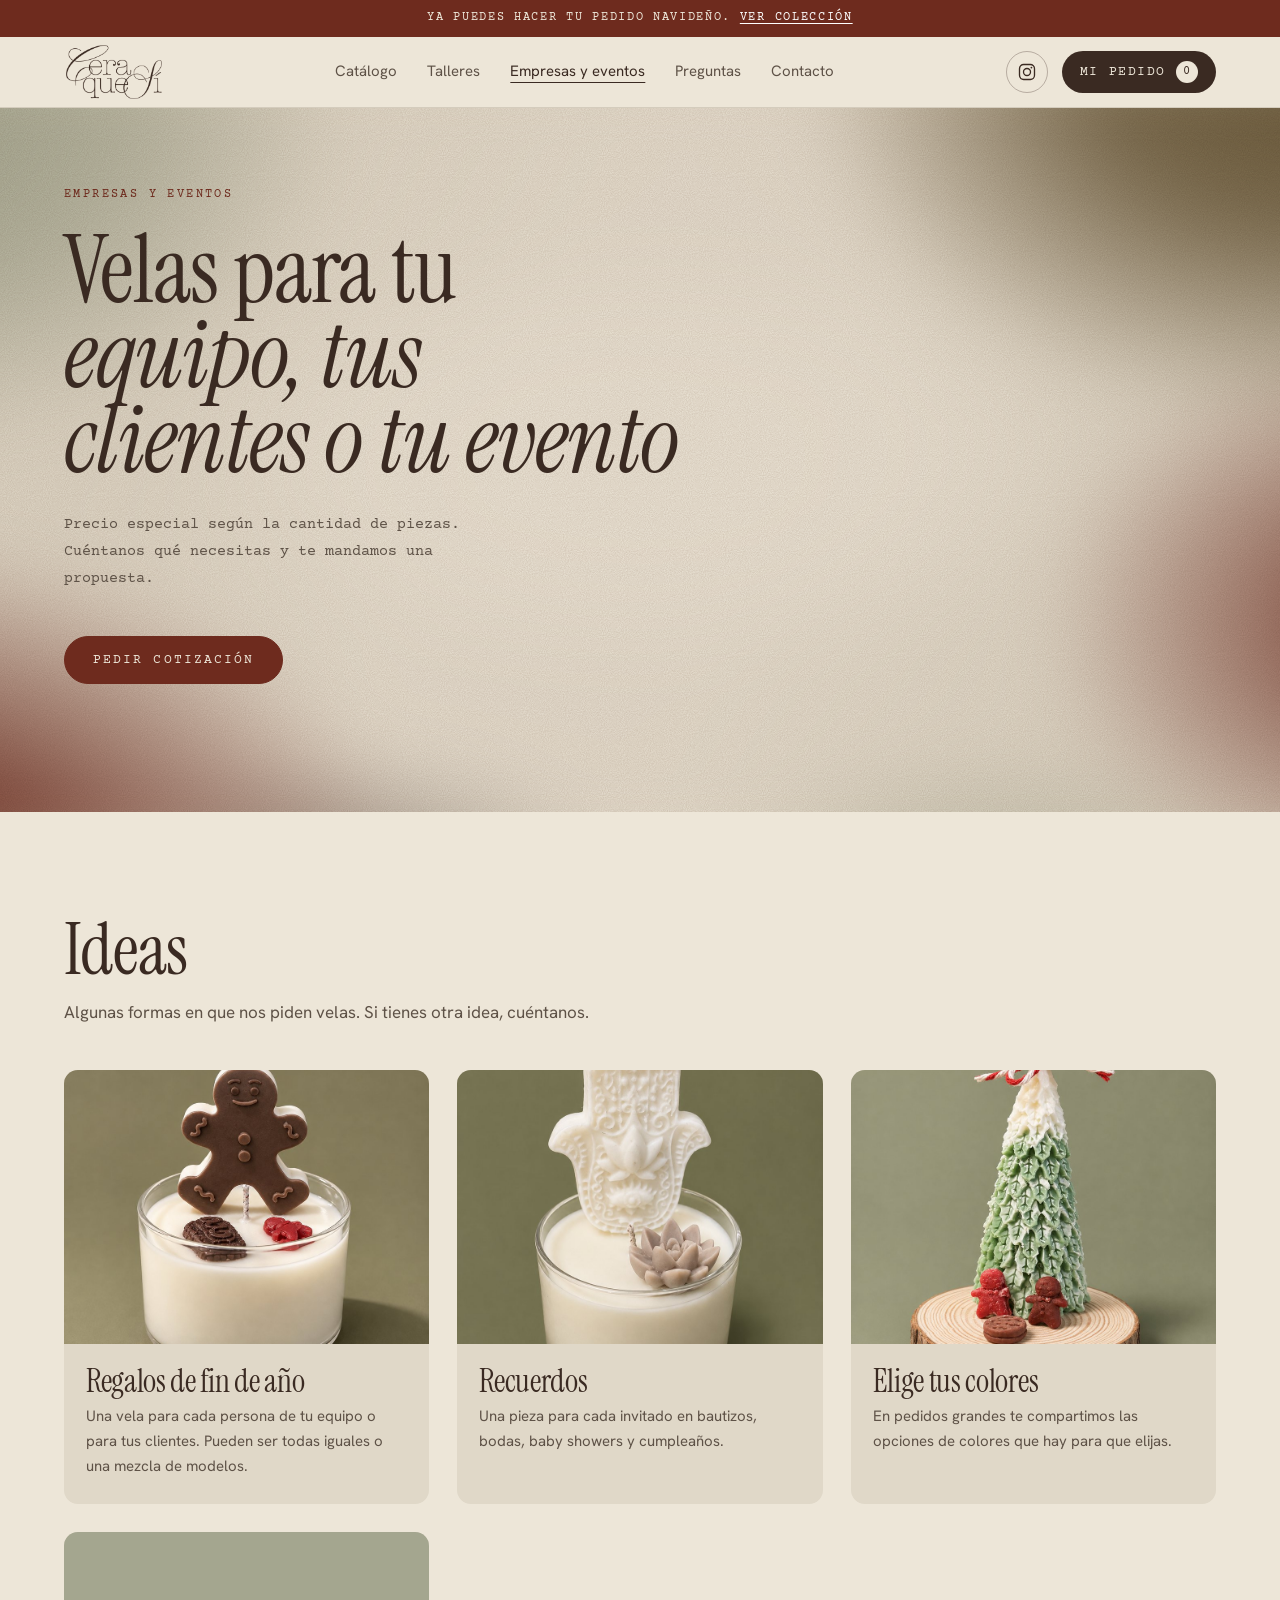
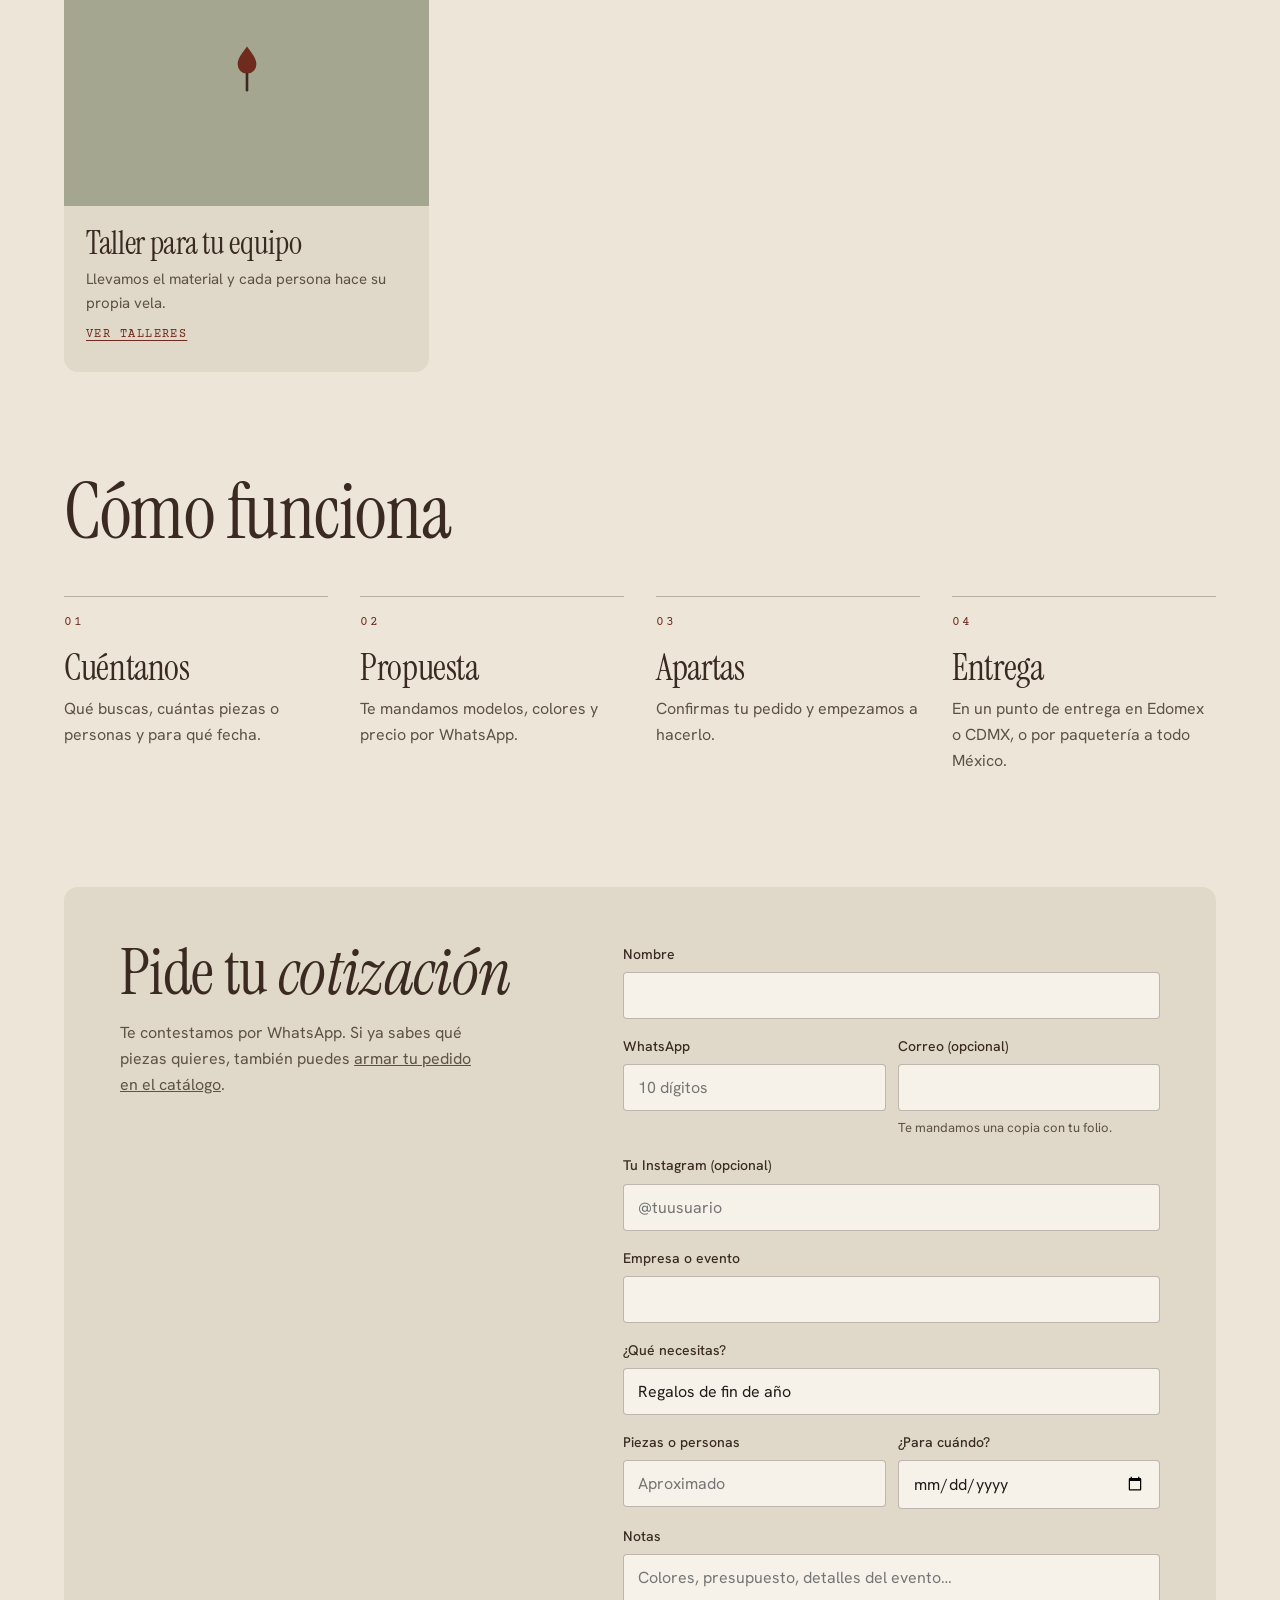
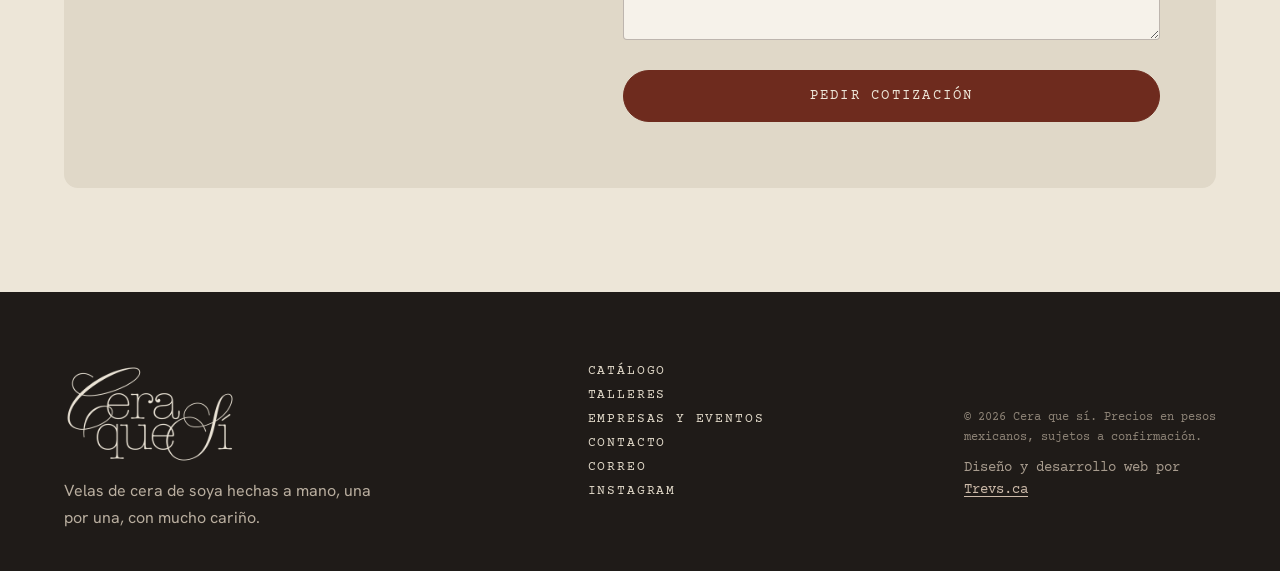
<file: empresas.html>
<!DOCTYPE html>
<html lang="es-MX">
<head>
<meta charset="utf-8">
<meta name="viewport" content="width=device-width, initial-scale=1">
<title>Empresas y eventos · Cera que sí</title>
<meta name="description" content="Velas de cera de soya para regalos de fin de año, centros de mesa, recuerdos y talleres. Precio especial según la cantidad de piezas.">
<link rel="canonical" href="https://ceraquesi.com.mx/empresas.html">
<meta property="og:title" content="Empresas y eventos · Cera que sí">
<meta property="og:description" content="Velas de cera de soya para regalos de fin de año, centros de mesa, recuerdos y talleres. Precio especial según la cantidad de piezas.">
<meta property="og:url" content="https://ceraquesi.com.mx/empresas.html">
<meta property="og:image" content="https://ceraquesi.com.mx/img/corona.jpg">
<meta property="og:locale" content="es_MX">
<link rel="preconnect" href="https://fonts.googleapis.com">
<link rel="preconnect" href="https://fonts.gstatic.com" crossorigin>
<link href="https://fonts.googleapis.com/css2?family=Instrument+Serif:ital@0;1&family=Hanken+Grotesk:wght@400;500&family=Courier+Prime&display=swap" rel="stylesheet">
<link rel="stylesheet" href="css/estilos.css">
</head>
<body>

<div class="aviso">Ya puedes hacer tu pedido navideño. <a href="index.html#catalogo">Ver colección</a></div>

<header class="nav">
  <div class="wrap">
    <a href="index.html" class="logo" aria-label="Inicio"><svg viewBox="0 0 16 26" aria-hidden="true"><path class="llama" d="M8 1c3 4 5 6.5 5 9.5A5 5 0 0 1 3 10.5C3 7.5 5 5 8 1Z" fill="#6E2B1E"/><rect x="7.3" y="15" width="1.4" height="10" rx=".7" fill="currentColor"/></svg><span class="lockup" data-logo></span></a>
    <nav class="links" id="menu-principal" aria-label="Principal">
      <a href="index.html#catalogo">Catálogo</a>
      <a href="talleres.html">Talleres</a>
      <a href="empresas.html" aria-current="page">Empresas y eventos</a>
      <a href="index.html#preguntas">Preguntas</a>
      <a href="contacto.html">Contacto</a>
      <div class="menu-redes" aria-label="Redes">
        <a href="#" data-red="correo">Correo</a>
        <a href="#" data-red="instagram" target="_blank" rel="noopener">Instagram</a>
        <a href="#" data-red="tiktok" target="_blank" rel="noopener">TikTok</a>
      </div>
    </nav>
    <div class="nav-der"><a class="ig-top" id="ig-top" href="#" target="_blank" rel="noopener" aria-label="Instagram"><svg viewBox="0 0 24 24" aria-hidden="true"><rect x="3" y="3" width="18" height="18" rx="5" fill="none" stroke="currentColor" stroke-width="1.6"/><circle cx="12" cy="12" r="4.2" fill="none" stroke="currentColor" stroke-width="1.6"/><circle cx="17.3" cy="6.7" r="1.1" fill="currentColor"/></svg></a><a class="btn-cot" href="index.html#pedido" aria-label="Mi pedido"><span class="t">Mi pedido</span> <span class="n" id="contador">0</span></a><button class="menu-btn" id="menu-btn" aria-expanded="false" aria-controls="menu-principal" aria-label="Abrir menú"><span></span><span></span><span></span></button></div>
  </div>
</header>

<main>
  <section class="hero sub izq">
    <div class="wrap">
      <p class="kicker">Empresas y eventos</p>
      <h1>Velas para tu <i>equipo, tus clientes o tu evento</i></h1>
      <p class="lead">Precio especial según la cantidad de piezas. Cuéntanos qué necesitas y te mandamos una propuesta.</p>
      <a class="cta" href="#cotizar">Pedir cotización</a>
    </div>
  </section>

  <section class="seccion">
    <div class="wrap">
      <h2>Ideas</h2>
      <p class="intro-txt">Algunas formas en que nos piden velas. Si tienes otra idea, cuéntanos.</p>
      <div class="ideas">
        <article class="idea"><img src="img/vaso-jengibre.jpg" alt="" loading="lazy"><div class="txt"><h3>Regalos de fin de año</h3><p>Una vela para cada persona de tu equipo o para tus clientes. Pueden ser todas iguales o una mezcla de modelos.</p></div></article>
        <article class="idea"><img src="img/vaso-fatima.jpg" alt="" loading="lazy"><div class="txt"><h3>Recuerdos</h3><p>Una pieza para cada invitado en bautizos, bodas, baby showers y cumpleaños.</p></div></article>
        <article class="idea"><img src="img/base-pino.jpg" alt="" loading="lazy"><div class="txt"><h3>Elige tus colores</h3><p>En pedidos grandes te compartimos las opciones de colores que hay para que elijas.</p></div></article>
        <article class="idea"><div class="sin-foto"><svg viewBox="0 0 16 26" aria-hidden="true"><path class="llama" d="M8 1c3 4 5 6.5 5 9.5A5 5 0 0 1 3 10.5C3 7.5 5 5 8 1Z" fill="#6E2B1E"/><rect x="7.3" y="15" width="1.4" height="10" rx=".7" fill="#3A2A22"/></svg></div><div class="txt"><h3>Taller para tu equipo</h3><p>Llevamos el material y cada persona hace su propia vela.</p><a href="talleres.html#privado">Ver talleres</a></div></article>
      </div>
    </div>
  </section>

  <section class="pasos" style="padding-top:0">
    <div class="wrap">
      <h2>Cómo funciona</h2>
      <ol class="cuatro">
        <li><h3>Cuéntanos</h3><p>Qué buscas, cuántas piezas o personas y para qué fecha.</p></li>
        <li><h3>Propuesta</h3><p>Te mandamos modelos, colores y precio por WhatsApp.</p></li>
        <li><h3>Apartas</h3><p>Confirmas tu pedido y empezamos a hacerlo.</p></li>
        <li><h3>Entrega</h3><p>En un punto de entrega en Edomex o CDMX, o por paquetería a todo México.</p></li>
      </ol>
    </div>
  </section>

  <section class="seccion" id="cotizar" style="padding-top:0">
    <div class="wrap">
      <div class="formulario">
        <div class="lado-txt">
          <h2>Pide tu <i>cotización</i></h2>
          <p>Te contestamos por WhatsApp. Si ya sabes qué piezas quieres, también puedes <a href="index.html#catalogo">armar tu pedido en el catálogo</a>.</p>
        </div>
        <div id="caja-form">
        <form id="form-empresa" novalidate>
          <div class="campo"><label for="nombre">Nombre</label><input id="nombre" name="nombre" required autocomplete="name"></div>
          <div class="dos">
            <div class="campo"><label for="tel" data-lbl-tel>WhatsApp</label><input id="tel" name="telefono" type="tel" autocomplete="tel" placeholder="10 dígitos"></div>
            <div class="campo"><label for="email">Correo (opcional)</label><input id="email" name="email" type="email" autocomplete="email"><small class="ayuda">Te mandamos una copia con tu folio.</small></div>
          </div>
          <div class="campo"><label for="ig">Tu Instagram (opcional)</label><input id="ig" name="instagram" placeholder="@tuusuario" autocapitalize="off" autocomplete="off" spellcheck="false"></div>
          <div class="campo"><label for="empresa">Empresa o evento</label><input id="empresa" name="empresa" autocomplete="organization"></div>
          <div class="campo"><label for="idea">¿Qué necesitas?</label>
            <select id="idea" name="idea">
              <option>Regalos de fin de año</option>
              <option>Recuerdos para un evento</option>
              <option>Taller para mi equipo o invitados</option>
              <option>Otro</option>
            </select>
          </div>
          <div class="dos">
            <div class="campo"><label for="cantidad">Piezas o personas</label><input id="cantidad" name="cantidad" inputmode="numeric" placeholder="Aproximado"></div>
            <div class="campo"><label for="fecha">¿Para cuándo?</label><input id="fecha" name="fecha" type="date"></div>
          </div>
          <div class="campo"><label for="notas">Notas</label><textarea id="notas" name="notas" placeholder="Colores, presupuesto, detalles del evento…"></textarea></div>
          <button class="enviar" type="submit">Pedir cotización</button>
          <p class="error" id="error" role="alert"></p>
        </form>
        </div>
      </div>
    </div>
  </section>
</main>

<footer>
  <div class="wrap">
    <div>
      <a href="index.html" class="logo"><svg viewBox="0 0 16 26" aria-hidden="true"><path class="llama" d="M8 1c3 4 5 6.5 5 9.5A5 5 0 0 1 3 10.5C3 7.5 5 5 8 1Z" fill="#6E2B1E"/><rect x="7.3" y="15" width="1.4" height="10" rx=".7" fill="currentColor"/></svg><span class="lockup" data-logo></span></a>
      <p>Velas de cera de soya hechas a mano, una por una, con mucho cariño.</p>
    </div>
    <nav aria-label="Más">
      <a href="index.html#catalogo">Catálogo</a>
      <a href="talleres.html">Talleres</a>
      <a href="empresas.html">Empresas y eventos</a>
      <a href="contacto.html">Contacto</a>
      <a href="#" data-red="correo">Correo</a>
      <a href="#" id="ig-footer" target="_blank" rel="noopener">Instagram</a>
      <a href="#" data-red="tiktok" target="_blank" rel="noopener">TikTok</a>
    </nav>
    <p class="legal">© <span id="anio"></span> <span data-c="marca"></span>. Precios en pesos mexicanos, sujetos a confirmación.<span class="credito">Diseño y desarrollo web por <a href="https://trevs.ca" target="_blank" rel="noopener">Trevs.ca</a></span></p>
  </div>
</footer>

<script src="js/comun.js"></script>
<script>
function gracias(caja, folio, titulo, texto, resumen){
  caja.innerHTML = `<div class="gracias"><h3>${titulo}</h3><span class="folio">Folio ${folio}</span><p>${texto}</p>${botonesResumen(resumen, folio)}</div>`;
}
const f = $("#form-empresa");
f.addEventListener("submit", async e => {
  e.preventDefault();
  const err = $("#error"); err.textContent = "";
  const c = validarContacto(f, err); if (!c) return;
  const folio = folioNuevo("E");
  const data = { folio, tipo: "Cotización empresa o evento", ...c,
    empresa: f.empresa.value.trim(), idea: f.idea.value, personas: f.cantidad.value.trim(), fecha: f.fecha.value, notas: f.notas.value.trim(), marca: CONFIG.marca };
  const resumen = `Hola, soy ${data.nombre}${data.empresa ? " (" + data.empresa + ")" : ""}. Quiero cotizar: ${data.idea}. Folio ${folio}.` +
    `${data.personas ? "\nPiezas o personas: " + data.personas : ""}${data.fecha ? "\nPara: " + data.fecha : ""}${data.notas ? "\nNotas: " + data.notas : ""}`;
  const btn = f.querySelector(".enviar"); btn.disabled = true; btn.textContent = "Enviando…";
  try { await enviarAlScript(data); } catch (x) {
    btn.disabled = false; btn.textContent = "Pedir cotización";
    err.innerHTML = `No se pudo enviar. Revisa tu conexión e inténtalo de nuevo, o <a href="${dmLink()}" target="_blank" rel="noopener">escríbenos por Instagram</a>.`; return;
  }
  gracias($("#caja-form"), folio, "Recibimos tu solicitud", `Te escribimos ${porVia(data.via)} en menos de 24 horas con una propuesta.`, resumen);
});
</script>
</body>
</html>
</file>
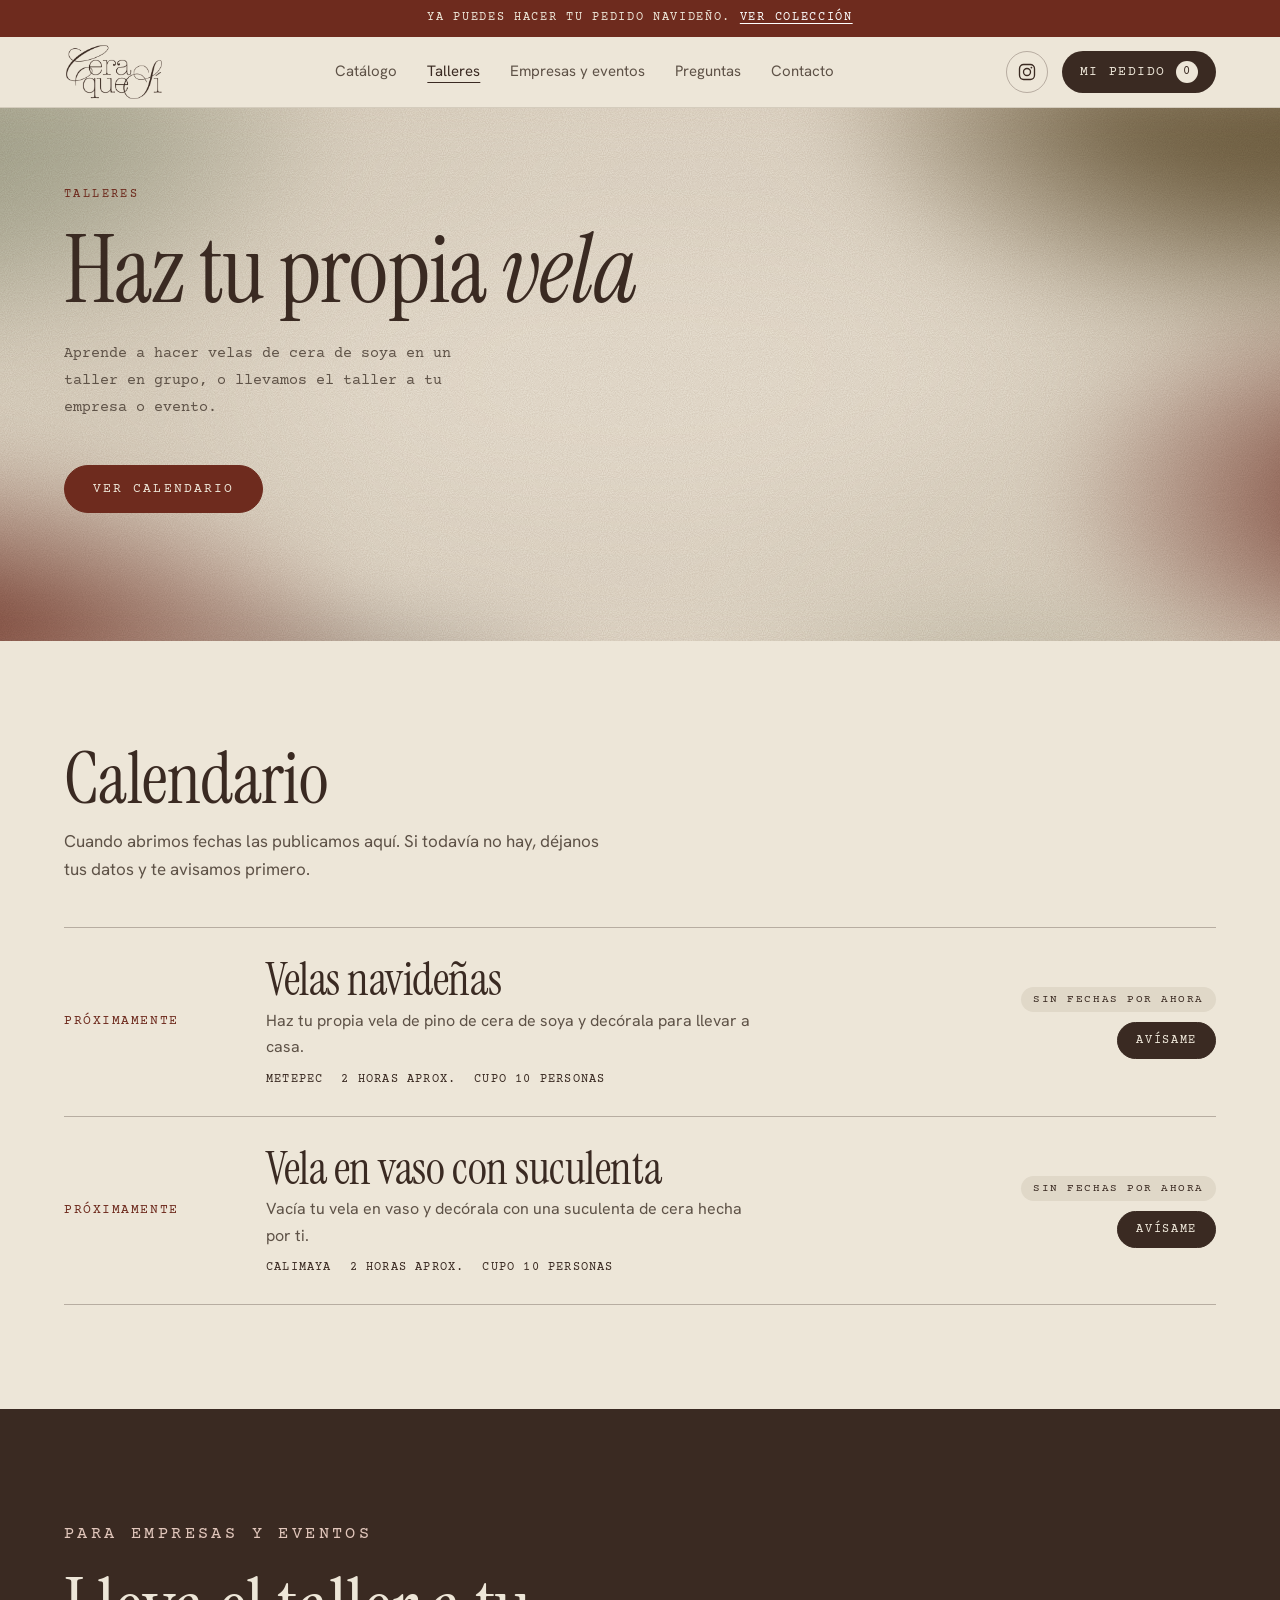
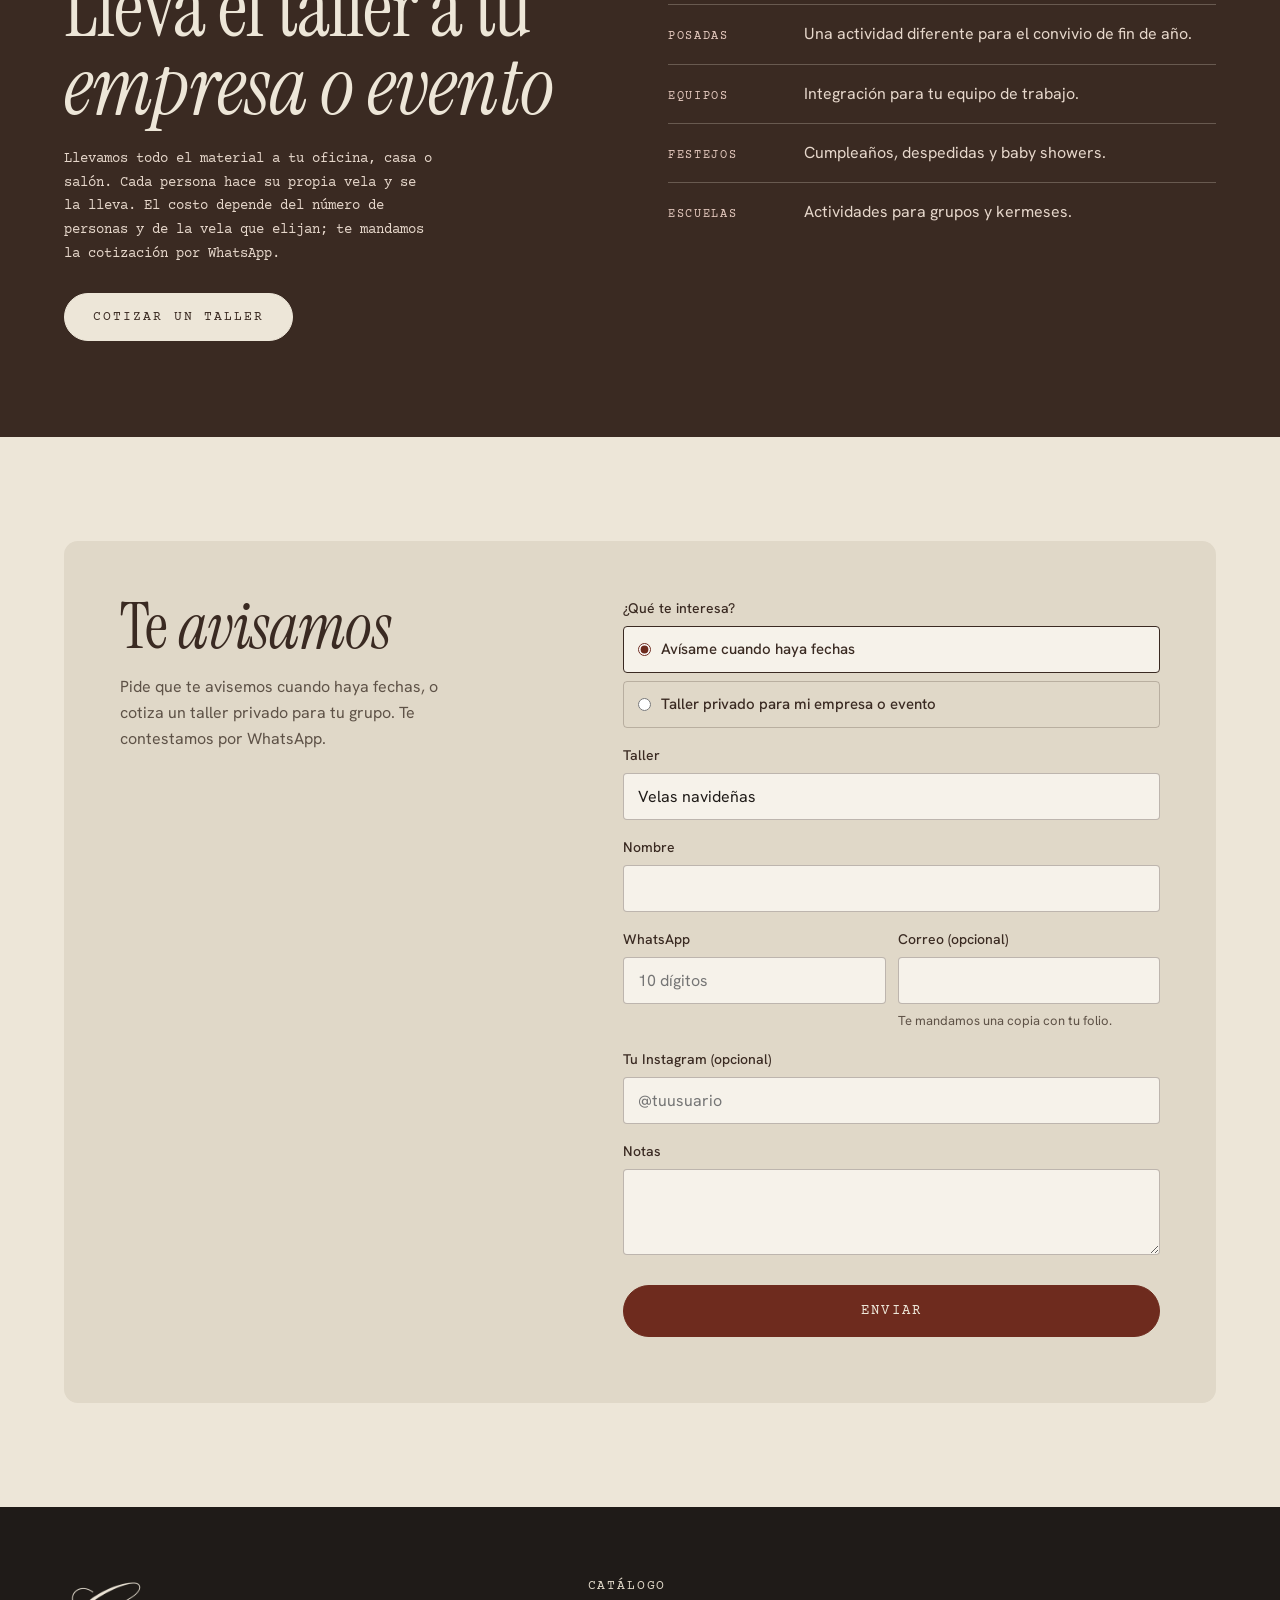
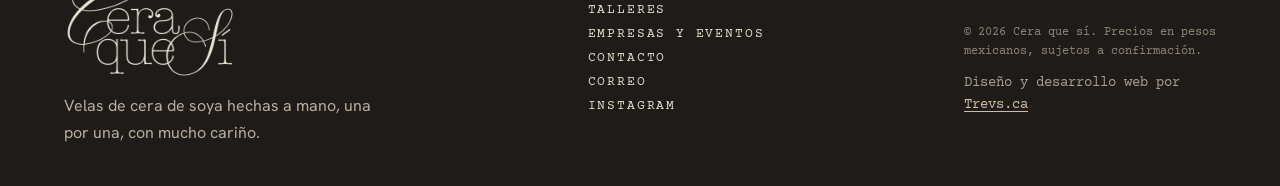
<file: talleres.html>
<!DOCTYPE html>
<html lang="es-MX">
<head>
<meta charset="utf-8">
<meta name="viewport" content="width=device-width, initial-scale=1">
<title>Talleres · Cera que sí</title>
<meta name="description" content="Talleres para aprender a hacer velas de cera de soya, en grupo o para tu empresa o evento.">
<link rel="canonical" href="https://ceraquesi.com.mx/talleres.html">
<meta property="og:title" content="Talleres · Cera que sí">
<meta property="og:description" content="Talleres para aprender a hacer velas de cera de soya, en grupo o para tu empresa o evento.">
<meta property="og:url" content="https://ceraquesi.com.mx/talleres.html">
<meta property="og:image" content="https://ceraquesi.com.mx/img/corona.jpg">
<meta property="og:locale" content="es_MX">
<link rel="preconnect" href="https://fonts.googleapis.com">
<link rel="preconnect" href="https://fonts.gstatic.com" crossorigin>
<link href="https://fonts.googleapis.com/css2?family=Instrument+Serif:ital@0;1&family=Hanken+Grotesk:wght@400;500&family=Courier+Prime&display=swap" rel="stylesheet">
<link rel="stylesheet" href="css/estilos.css">
</head>
<body>

<div class="aviso">Ya puedes hacer tu pedido navideño. <a href="index.html#catalogo">Ver colección</a></div>

<header class="nav">
  <div class="wrap">
    <a href="index.html" class="logo" aria-label="Inicio"><svg viewBox="0 0 16 26" aria-hidden="true"><path class="llama" d="M8 1c3 4 5 6.5 5 9.5A5 5 0 0 1 3 10.5C3 7.5 5 5 8 1Z" fill="#6E2B1E"/><rect x="7.3" y="15" width="1.4" height="10" rx=".7" fill="currentColor"/></svg><span class="lockup" data-logo></span></a>
    <nav class="links" id="menu-principal" aria-label="Principal">
      <a href="index.html#catalogo">Catálogo</a>
      <a href="talleres.html" aria-current="page">Talleres</a>
      <a href="empresas.html">Empresas y eventos</a>
      <a href="index.html#preguntas">Preguntas</a>
      <a href="contacto.html">Contacto</a>
      <div class="menu-redes" aria-label="Redes">
        <a href="#" data-red="correo">Correo</a>
        <a href="#" data-red="instagram" target="_blank" rel="noopener">Instagram</a>
        <a href="#" data-red="tiktok" target="_blank" rel="noopener">TikTok</a>
      </div>
    </nav>
    <div class="nav-der"><a class="ig-top" id="ig-top" href="#" target="_blank" rel="noopener" aria-label="Instagram"><svg viewBox="0 0 24 24" aria-hidden="true"><rect x="3" y="3" width="18" height="18" rx="5" fill="none" stroke="currentColor" stroke-width="1.6"/><circle cx="12" cy="12" r="4.2" fill="none" stroke="currentColor" stroke-width="1.6"/><circle cx="17.3" cy="6.7" r="1.1" fill="currentColor"/></svg></a><a class="btn-cot" href="index.html#pedido" aria-label="Mi pedido"><span class="t">Mi pedido</span> <span class="n" id="contador">0</span></a><button class="menu-btn" id="menu-btn" aria-expanded="false" aria-controls="menu-principal" aria-label="Abrir menú"><span></span><span></span><span></span></button></div>
  </div>
</header>

<main>
  <section class="hero sub izq">
    <div class="wrap">
      <p class="kicker">Talleres</p>
      <h1>Haz tu propia <i>vela</i></h1>
      <p class="lead">Aprende a hacer velas de cera de soya en un taller en grupo, o llevamos el taller a tu empresa o evento.</p>
      <a class="cta" href="#calendario">Ver calendario</a>
    </div>
  </section>

  <section class="seccion" id="calendario">
    <div class="wrap">
      <h2>Calendario</h2>
      <p class="intro-txt">Cuando abrimos fechas las publicamos aquí. Si todavía no hay, déjanos tus datos y te avisamos primero.</p>
      <ul class="talleres" id="lista-talleres"></ul>
    </div>
  </section>

  <section class="destacado" id="privado">
    <div class="wrap">
      <div>
        <p class="kicker">Para empresas y eventos</p>
        <h2>Lleva el taller a tu <i>empresa o evento</i></h2>
        <p class="nota-banda">Llevamos todo el material a tu oficina, casa o salón. Cada persona hace su propia vela y se la lleva. El costo depende del número de personas y de la vela que elijan; te mandamos la cotización por WhatsApp.</p>
        <a class="cta" href="#cotizar" data-modo="Taller privado">Cotizar un taller</a>
      </div>
      <ul class="lista">
        <li><b>Posadas</b><span>Una actividad diferente para el convivio de fin de año.</span></li>
        <li><b>Equipos</b><span>Integración para tu equipo de trabajo.</span></li>
        <li><b>Festejos</b><span>Cumpleaños, despedidas y baby showers.</span></li>
        <li><b>Escuelas</b><span>Actividades para grupos y kermeses.</span></li>
      </ul>
    </div>
  </section>

  <section class="seccion" id="cotizar">
    <div class="wrap">
      <div class="formulario">
        <div class="lado-txt">
          <h2>Te <i>avisamos</i></h2>
          <p>Pide que te avisemos cuando haya fechas, o cotiza un taller privado para tu grupo. Te contestamos por WhatsApp.</p>
        </div>
        <div id="caja-form">
        <form id="form-taller" novalidate>
          <div class="campo"><span class="lbl">¿Qué te interesa?</span>
            <div class="opciones">
              <label><input type="radio" name="modo" value="Aviso de taller" checked><span>Avísame cuando haya fechas</span></label>
              <label><input type="radio" name="modo" value="Taller privado"><span>Taller privado para mi empresa o evento</span></label>
            </div>
          </div>
          <div class="campo"><label for="taller">Taller</label><select id="taller" name="taller"></select></div>
          <div class="campo"><label for="nombre">Nombre</label><input id="nombre" name="nombre" required autocomplete="name"></div>
          <div class="dos">
            <div class="campo"><label for="tel" data-lbl-tel>WhatsApp</label><input id="tel" name="telefono" type="tel" autocomplete="tel" placeholder="10 dígitos"></div>
            <div class="campo"><label for="email">Correo (opcional)</label><input id="email" name="email" type="email" autocomplete="email"><small class="ayuda">Te mandamos una copia con tu folio.</small></div>
          </div>
          <div class="campo"><label for="ig">Tu Instagram (opcional)</label><input id="ig" name="instagram" placeholder="@tuusuario" autocapitalize="off" autocomplete="off" spellcheck="false"></div>
          <div id="solo-privado" hidden>
            <div class="campo"><label for="empresa">Empresa o evento</label><input id="empresa" name="empresa" autocomplete="organization"></div>
            <div class="dos">
              <div class="campo"><label for="personas">Número de personas</label><input id="personas" name="personas" inputmode="numeric"></div>
              <div class="campo"><label for="fecha">Fecha tentativa</label><input id="fecha" name="fecha" type="date"></div>
            </div>
            <div class="campo"><label for="lugar">¿Dónde sería?</label><input id="lugar" name="lugar" placeholder="Colonia y ciudad"></div>
          </div>
          <div class="campo"><label for="notas">Notas</label><textarea id="notas" name="notas"></textarea></div>
          <button class="enviar" type="submit">Enviar</button>
          <p class="error" id="error" role="alert"></p>
        </form>
        </div>
      </div>
    </div>
  </section>
</main>

<footer>
  <div class="wrap">
    <div>
      <a href="index.html" class="logo"><svg viewBox="0 0 16 26" aria-hidden="true"><path class="llama" d="M8 1c3 4 5 6.5 5 9.5A5 5 0 0 1 3 10.5C3 7.5 5 5 8 1Z" fill="#6E2B1E"/><rect x="7.3" y="15" width="1.4" height="10" rx=".7" fill="currentColor"/></svg><span class="lockup" data-logo></span></a>
      <p>Velas de cera de soya hechas a mano, una por una, con mucho cariño.</p>
    </div>
    <nav aria-label="Más">
      <a href="index.html#catalogo">Catálogo</a>
      <a href="talleres.html">Talleres</a>
      <a href="empresas.html">Empresas y eventos</a>
      <a href="contacto.html">Contacto</a>
      <a href="#" data-red="correo">Correo</a>
      <a href="#" id="ig-footer" target="_blank" rel="noopener">Instagram</a>
      <a href="#" data-red="tiktok" target="_blank" rel="noopener">TikTok</a>
    </nav>
    <p class="legal">© <span id="anio"></span> <span data-c="marca"></span>. Precios en pesos mexicanos, sujetos a confirmación.<span class="credito">Diseño y desarrollo web por <a href="https://trevs.ca" target="_blank" rel="noopener">Trevs.ca</a></span></p>
  </div>
</footer>

<script src="js/comun.js"></script>
<script>
function gracias(caja, folio, titulo, texto, resumen){
  caja.innerHTML = `<div class="gracias"><h3>${titulo}</h3><span class="folio">Folio ${folio}</span><p>${texto}</p>${botonesResumen(resumen, folio)}</div>`;
}
const f = $("#form-taller");
$("#lista-talleres").innerHTML = TALLERES.map(t => `
  <li class="taller">
    <div class="cuando">${t.fecha ? esc(t.fecha) : "Próximamente"}</div>
    <div>
      <h3>${esc(t.titulo)}</h3>
      <p>${esc(t.desc)}</p>
      <div class="meta"><span>${esc(t.lugar)}</span><span>${esc(t.duracion)}</span><span>Cupo ${esc(t.cupo)}</span>${t.precio ? `<span>${esc(t.precio)}</span>` : ""}</div>
    </div>
    <div class="lado">
      ${t.fecha
        ? `<a class="btn-linea" href="${dmLink()}" target="_blank" rel="noopener">Apartar lugar</a>`
        : `<span class="estado">Sin fechas por ahora</span><br><a class="btn-linea" href="#cotizar" data-taller="${t.id}">Avísame</a>`}
    </div>
  </li>`).join("");
f.taller.innerHTML = TALLERES.map(t => `<option value="${esc(t.titulo)}">${esc(t.titulo)}</option>`).join("") + `<option value="Todavía no sé">Todavía no sé</option>`;

function modo(){ $("#solo-privado").hidden = f.modo.value !== "Taller privado"; }
f.addEventListener("change", e => { if (e.target.name === "modo") modo(); });
document.addEventListener("click", e => {
  const a = e.target.closest("[data-taller],[data-modo]"); if (!a) return;
  if (a.dataset.taller) { const t = TALLERES.find(x => x.id === a.dataset.taller); if (t) f.taller.value = t.titulo; f.modo.value = "Aviso de taller"; }
  if (a.dataset.modo) f.modo.value = a.dataset.modo;
  modo();
});

f.addEventListener("submit", async e => {
  e.preventDefault();
  const err = $("#error"); err.textContent = "";
  const c = validarContacto(f, err); if (!c) return;
  const folio = folioNuevo("T");
  const data = { folio, tipo: f.modo.value, ...c, taller: f.taller.value,
    empresa: f.empresa.value.trim(), personas: f.personas.value.trim(), fecha: f.fecha.value, lugar: f.lugar.value.trim(), notas: f.notas.value.trim(), marca: CONFIG.marca };
  const privado = data.tipo === "Taller privado";
  const resumen = `Hola, soy ${data.nombre}. ${privado ? "Quiero cotizar un taller privado" : "Quiero que me avisen de fechas del taller"}: ${data.taller}. Folio ${folio}.` +
    (privado ? `${data.empresa ? "\nEmpresa o evento: " + data.empresa : ""}${data.personas ? "\nPersonas: " + data.personas : ""}${data.fecha ? "\nFecha: " + data.fecha : ""}${data.lugar ? "\nLugar: " + data.lugar : ""}` : "");
  const btn = f.querySelector(".enviar"); btn.disabled = true; btn.textContent = "Enviando…";
  try { await enviarAlScript(data); } catch (x) {
    btn.disabled = false; btn.textContent = "Enviar";
    err.innerHTML = `No se pudo enviar. Revisa tu conexión e inténtalo de nuevo, o <a href="${dmLink()}" target="_blank" rel="noopener">escríbenos por Instagram</a>.`; return;
  }
  gracias($("#caja-form"), folio, privado ? "Recibimos tu solicitud" : "Te avisaremos",
    privado ? `Te escribimos ${porVia(data.via)} para cotizar tu taller.` : `Te escribimos ${porVia(data.via)} en cuanto abramos fechas.`, resumen);
});
</script>
</body>
</html>
</file>
<file: css/estilos.css>
/* VOICE: warm, handmade, quietly elegant
   IDEA: a typewritten price tag tied to a hand-poured candle
   PICTURE: a flush strip of the real candles under the headline
   COLOUR/TYPE: cera, lino, salvia, olivo, óxido, nogal, carbón / Instrument Serif titles, Hanken Grotesk text, Courier Prime for prices, buttons and tags
   LAYOUT: left-aligned editorial, full-width colour bands */
:root{
  --cera:#EDE6D8; --lino:#E0D8C8; --salvia:#A4A68F; --olivo:#6B5A3A;
  --oxido:#6E2B1E; --nogal:#3A2A22; --carbon:#1F1B18; --suave:#5E5247;
  --r-sm:4px; --r-lg:14px;
  --serif:"Instrument Serif", Georgia, serif;
  --sans:"Hanken Grotesk", system-ui, sans-serif;
  --mono:"Courier Prime", "Courier New", monospace;
  --max:1200px;
}
*{box-sizing:border-box;margin:0;padding:0}
html{scroll-behavior:smooth}
body{background:var(--cera);color:var(--carbon);font:400 16px/1.65 var(--sans);-webkit-font-smoothing:antialiased;overflow-x:clip}
img{display:block;max-width:100%}
a{color:inherit}
button{font:inherit;color:inherit;cursor:pointer;background:none;border:0}
:focus-visible{outline:2px solid var(--oxido);outline-offset:3px;border-radius:2px}
.wrap{max-width:var(--max);margin:0 auto;padding:0 24px}
h1,h2,h3{font-family:var(--serif);font-weight:400;color:var(--nogal);line-height:.95;letter-spacing:-.01em;text-wrap:balance}
h1 i,h2 i{font-style:italic}
.kicker{font:12px var(--mono);letter-spacing:.2em;text-transform:uppercase;color:var(--oxido);margin-bottom:18px}
.tw{font-family:var(--mono)}
@media (prefers-reduced-motion:reduce){*{animation:none!important;transition:none!important;scroll-behavior:auto!important}}

/* Aviso */
.aviso{background:var(--oxido);color:var(--cera);text-align:center;font:12px/1.4 var(--mono);letter-spacing:.14em;text-transform:uppercase;padding:10px 16px}
.aviso a{color:#fff;text-underline-offset:3px}

/* Nav */
.nav{position:sticky;top:0;z-index:20;background:rgba(237,230,216,.94);backdrop-filter:blur(8px);border-bottom:1px solid rgba(58,42,34,.14)}
.nav .wrap{display:flex;align-items:center;justify-content:space-between;height:70px;gap:20px}
.logo{display:flex;align-items:center;gap:10px;text-decoration:none;color:var(--nogal);white-space:nowrap;font:30px/1 var(--serif)}
.logo svg{width:14px;height:24px;flex:none}
.logo .de{font-style:italic;color:var(--oxido)}
.links{display:flex;gap:30px}
.links a{text-decoration:none;color:var(--suave);font-size:15px}
.links a:hover{color:var(--nogal)}
.btn-cot{display:flex;align-items:center;gap:10px;background:var(--nogal);color:var(--cera);padding:10px 18px;border-radius:999px;font:13px var(--mono);letter-spacing:.12em;text-transform:uppercase}
.btn-cot .n{background:var(--cera);color:var(--nogal);border-radius:999px;min-width:22px;height:22px;display:grid;place-items:center;font-size:12px;letter-spacing:0;padding:0 6px}
@media (max-width:820px){.links{display:none}}
@media (max-width:420px){.logo{font-size:25px}.btn-cot .t{display:none}}

/* Hero: luz de vela, sin foto */
.hero{position:relative;overflow:hidden;text-align:center;isolation:isolate;background:var(--lino)}
/* Fondo difuminado con grano, con los colores de la marca */
.hero::before{content:"";position:absolute;inset:-8%;z-index:0;pointer-events:none;background:
  radial-gradient(50% 62% at 96% 2%, rgba(107,90,58,1) 0%, rgba(107,90,58,.85) 30%, transparent 70%),
  radial-gradient(34% 48% at 102% 70%, rgba(110,43,30,.92) 0%, transparent 72%),
  radial-gradient(56% 62% at -4% 104%, rgba(110,43,30,1) 0%, rgba(110,43,30,.8) 28%, transparent 70%),
  radial-gradient(30% 34% at 30% 112%, rgba(58,42,34,.9), transparent 72%),
  radial-gradient(42% 56% at 0% 8%, rgba(164,166,143,1) 0%, rgba(164,166,143,.7) 35%, transparent 72%),
  radial-gradient(30% 30% at 74% 108%, rgba(164,166,143,.85), transparent 70%),
  radial-gradient(40% 34% at 50% 50%, rgba(237,230,216,.96), rgba(237,230,216,.7) 50%, transparent 78%),
  linear-gradient(115deg, transparent 20%, rgba(237,230,216,.55) 42%, rgba(237,230,216,.55) 58%, transparent 80%),
  var(--lino);
  filter:blur(36px);animation:deriva 38s ease-in-out infinite alternate}
@keyframes deriva{to{transform:translate3d(-2.5%,1.5%,0) scale(1.05)}}
.hero::after{content:"";position:absolute;inset:0;background-image:url("data:image/svg+xml;utf8,<svg xmlns='http://www.w3.org/2000/svg' width='160' height='160'><filter id='n'><feTurbulence type='fractalNoise' baseFrequency='.95' numOctaves='3' stitchTiles='stitch'/><feColorMatrix values='0 0 0 0 .3  0 0 0 0 .2  0 0 0 0 .14  0 0 0 .7 0'/></filter><rect width='100%' height='100%' filter='url(%23n)'/></svg>");opacity:.38;mix-blend-mode:multiply;pointer-events:none;z-index:0}
.hero .wrap{position:relative;z-index:1;padding-top:112px;padding-bottom:124px}
.hero .flama{width:26px;height:44px;margin:0 auto 26px;display:block}
.hero h1{font-size:clamp(68px,11vw,164px);line-height:.9}
.hero .lead{max-width:46ch;margin:30px auto 36px;font:15px/1.8 var(--mono);color:var(--suave)}
.cta{display:inline-block;background:var(--oxido);color:var(--cera);text-decoration:none;padding:16px 28px;border-radius:999px;font:13px var(--mono);letter-spacing:.16em;text-transform:uppercase;white-space:nowrap;border:1px solid var(--oxido);transition:background .15s,color .15s}
.cta:hover{background:transparent;color:var(--oxido)}
@media (max-width:760px){.hero .wrap{padding-top:72px;padding-bottom:84px}}
.llama{transform-origin:50% 90%;animation:parpadeo 3.2s ease-in-out infinite}
@keyframes parpadeo{0%,100%{transform:scale(1,1) rotate(0)}30%{transform:scale(.94,1.06) rotate(-2deg)}60%{transform:scale(1.04,.96) rotate(2deg)}}

/* Intro */
.intro{padding:112px 0 48px}
.intro .wrap{display:grid;grid-template-columns:1fr 1.2fr;gap:48px}
.intro h2{font-size:clamp(44px,5.4vw,72px)}
.intro p{color:var(--suave);max-width:52ch;margin-bottom:16px;font-size:17px}
@media (max-width:760px){.intro .wrap{grid-template-columns:1fr;gap:20px}}

/* Catálogo */
.catalogo{padding:48px 0 112px}
.cat-head{display:flex;justify-content:space-between;align-items:end;gap:24px;flex-wrap:wrap;margin-bottom:36px}
.cat-head h2{font-size:clamp(52px,6.4vw,92px)}
.filtros{display:flex;gap:8px;flex-wrap:wrap}
.filtros button{padding:8px 14px;border-radius:999px;border:1px solid rgba(58,42,34,.3);font:12px var(--mono);letter-spacing:.12em;text-transform:uppercase;color:var(--nogal)}
.filtros button[aria-pressed="true"]{background:var(--nogal);color:var(--cera);border-color:var(--nogal)}
.grid{display:grid;grid-template-columns:repeat(auto-fill,minmax(250px,1fr));gap:44px 24px}
.prod .foto{position:relative;aspect-ratio:3/4;border-radius:var(--r-lg);overflow:hidden;background:var(--salvia)}
.prod .foto img{width:100%;height:100%;object-fit:cover}
.prod .tag{position:absolute;top:12px;left:12px;background:var(--cera);color:var(--oxido);font:11px var(--mono);letter-spacing:.14em;text-transform:uppercase;padding:5px 10px;border-radius:999px}
.prod h3{font-size:30px;margin-top:16px;line-height:1}
.prod .desc{color:var(--suave);font-size:14px;margin-top:6px;min-height:44px}
.prod .pie{display:flex;justify-content:space-between;align-items:center;margin-top:14px}
.precio{font:15px var(--mono);color:var(--nogal);letter-spacing:.04em}
.add{border:1px solid var(--nogal);background:var(--nogal);color:var(--cera);padding:9px 16px;border-radius:999px;font:12px var(--mono);letter-spacing:.14em;text-transform:uppercase;transition:background .15s,color .15s}
.add:hover{background:transparent;color:var(--nogal)}
.paso-q{display:flex;align-items:center;background:var(--nogal);color:var(--cera);border-radius:999px;border:1px solid var(--nogal)}
.paso-q button{width:36px;height:36px;font:18px var(--mono);color:var(--cera)}
.paso-q button:hover{color:#E2C7BC}
.paso-q input{width:44px;text-align:center;border:0;background:none;font:14px var(--mono);color:var(--cera)}
.paso-q input:focus{outline:none;text-decoration:underline;text-underline-offset:3px}
.add.ok{background:var(--oxido);border-color:var(--oxido);color:var(--cera)}

/* Corona */
.destacado{background:var(--nogal);color:var(--cera)}
.destacado .wrap{display:grid;grid-template-columns:1fr 1fr;align-items:center;gap:56px;padding-top:96px;padding-bottom:96px}
.destacado .kicker{color:#E2C7BC}
.destacado h2{color:var(--cera);font-size:clamp(52px,6.4vw,92px)}
.destacado p{color:#E6D7CB;max-width:44ch;margin:20px 0 26px;font-size:17px}
.destacado img{aspect-ratio:3/4;object-fit:cover;width:100%;max-width:440px;justify-self:end;border-radius:var(--r-lg)}
.destacado .precio{color:var(--cera);font-size:20px;display:block;margin-bottom:24px}
.destacado .cta{background:var(--cera);color:var(--nogal);border-color:var(--cera)}
.destacado .cta:hover{background:transparent;color:var(--cera)}
@media (max-width:760px){.destacado .wrap{grid-template-columns:1fr}.destacado img{justify-self:start}}

/* Cómo pedir */
.pasos{padding:112px 0}
.pasos h2{font-size:clamp(48px,6vw,84px);margin-bottom:48px}
.pasos ol{list-style:none;display:grid;grid-template-columns:repeat(3,1fr);gap:32px;counter-reset:p}
.pasos li{counter-increment:p;border-top:1px solid rgba(58,42,34,.3);padding-top:18px}
.pasos li::before{content:"0" counter(p);font:13px var(--mono);letter-spacing:.14em;color:var(--oxido);display:block;margin-bottom:22px}
.pasos h3{font-size:36px;margin-bottom:10px}
.pasos p{color:var(--suave)}
@media (max-width:760px){.pasos ol{grid-template-columns:1fr}}
.mayoreo{background:var(--salvia);border-radius:var(--r-lg);padding:64px;display:grid;grid-template-columns:1fr 1fr;gap:48px;align-items:end;margin-top:88px}
.mayoreo .kicker{color:var(--nogal)}
.mayoreo h3{font-size:clamp(46px,5.4vw,76px);color:var(--carbon)}
.mayoreo ul{list-style:none;margin:0 0 28px;display:grid;gap:12px}
.mayoreo li{display:flex;gap:14px;align-items:baseline;color:#2E2F24;border-top:1px solid rgba(31,27,24,.22);padding-top:12px}
.mayoreo li b{font:12px var(--mono);letter-spacing:.14em;text-transform:uppercase;color:var(--carbon);min-width:112px}
.mayoreo .acciones{display:flex;gap:18px;align-items:center;flex-wrap:wrap}
.mayoreo .acciones a:not(.btn-sec){font:13px var(--mono);color:var(--carbon);text-underline-offset:3px}
.btn-sec{border:1px solid var(--carbon);background:var(--carbon);color:var(--cera);transition:background .15s,color .15s;padding:14px 24px;border-radius:999px;font:13px var(--mono);letter-spacing:.14em;text-transform:uppercase;text-decoration:none}
.btn-sec:hover{background:transparent;color:var(--carbon)}
@media (max-width:820px){.mayoreo{grid-template-columns:1fr;padding:40px 24px;gap:28px}}

/* Preguntas */
.faq{padding:0 0 112px}
.faq .wrap{display:grid;grid-template-columns:1fr 1.6fr;gap:48px}
.faq h2{font-size:clamp(48px,6vw,84px)}
details{border-bottom:1px solid rgba(58,42,34,.24);padding:20px 0}
summary{cursor:pointer;font:400 28px/1.1 var(--serif);color:var(--nogal);list-style:none;display:flex;justify-content:space-between;gap:16px}
summary::-webkit-details-marker{display:none}
summary::after{content:"+";font-family:var(--mono);font-size:20px;color:var(--oxido)}
details[open] summary::after{content:"–"}
details p{color:var(--suave);margin-top:10px;max-width:60ch}
@media (max-width:760px){.faq .wrap{grid-template-columns:1fr;gap:12px}}

/* Footer */
footer{background:var(--carbon);color:var(--lino);padding:72px 0 40px}
footer .wrap{display:flex;justify-content:space-between;gap:32px;flex-wrap:wrap}
footer .logo{color:var(--cera)}
footer .logo .de{color:#E2C7BC}
footer p{color:#B9AE9F;margin-top:14px;max-width:36ch}
footer nav{display:flex;flex-direction:column;gap:10px}
footer nav a{text-decoration:none;font:13px var(--mono);letter-spacing:.14em;text-transform:uppercase}
footer nav a:hover{text-decoration:underline}
.legal{font:12px/1.6 var(--mono);color:#8F8578;margin-top:44px;width:100%}

/* Panel */
.velo{position:fixed;inset:0;background:rgba(31,27,24,.5);opacity:0;pointer-events:none;transition:opacity .25s;z-index:40}
.panel{position:fixed;top:0;right:0;height:100%;width:min(480px,100%);background:var(--cera);z-index:50;transform:translateX(100%);transition:transform .3s cubic-bezier(.2,.7,.2,1);display:flex;flex-direction:column}
body.abierto .velo{opacity:1;pointer-events:auto}
body.abierto .panel{transform:none}
.panel-head{display:flex;justify-content:space-between;align-items:center;padding:22px 24px;border-bottom:1px solid rgba(58,42,34,.14)}
.panel-head h2{font-size:40px}
.cerrar{font-size:30px;line-height:1;color:var(--suave);padding:4px 8px}
.panel-body{flex:1;overflow-y:auto;padding:8px 24px 28px}
.item{display:grid;grid-template-columns:64px 1fr auto;gap:14px;align-items:center;padding:14px 0;border-bottom:1px solid rgba(58,42,34,.12)}
.item img{width:64px;height:80px;object-fit:cover;border-radius:10px}
.item h4{font:400 22px/1.05 var(--serif);color:var(--nogal)}
.item small{color:var(--suave);font:13px var(--mono)}
.qty{display:flex;align-items:center;border:1px solid rgba(58,42,34,.3);border-radius:999px}
.qty button{width:34px;height:34px;font:18px var(--mono);color:var(--nogal)}
.qty input{width:36px;text-align:center;border:0;background:none;font:15px var(--mono);color:var(--nogal)}
.quitar{font-size:13px;color:var(--suave);text-decoration:underline;margin-top:4px}
.vacio{padding:48px 0;text-align:center;color:var(--suave)}
.vacio h3{font-size:34px;margin-bottom:10px}
.subtotal{display:flex;justify-content:space-between;align-items:baseline;padding:20px 0 4px;font:400 26px var(--serif);color:var(--nogal)}
.subtotal span:last-child{font:18px var(--mono)}
.nota{font-size:14px;color:var(--suave);margin-bottom:26px}
form h3{font-size:32px;margin:8px 0 16px}
.campo{margin-bottom:16px}
.campo>label,.campo .lbl{display:block;font-size:14px;font-weight:500;margin-bottom:6px;color:var(--nogal)}
.campo input,.campo select,.campo textarea{width:100%;padding:12px 14px;border:1px solid rgba(58,42,34,.3);border-radius:var(--r-sm);background:#F6F2EA;font:16px var(--sans);color:var(--carbon)}
.campo textarea{min-height:86px;resize:vertical}
.dos{display:grid;grid-template-columns:1fr 1fr;gap:12px}
@media (max-width:420px){.dos{grid-template-columns:1fr}}
.opciones{display:grid;gap:8px}
.opciones label{display:flex;gap:10px;align-items:flex-start;padding:12px 14px;border:1px solid rgba(58,42,34,.24);border-radius:var(--r-sm);cursor:pointer;font-size:15px;font-weight:500;color:var(--nogal);line-height:1.4}
.opciones label:has(input:checked){border-color:var(--nogal);background:#F6F2EA}
.opciones input{accent-color:var(--oxido);margin-top:4px;width:auto;flex:0 0 auto}
.opciones.fila{grid-template-columns:repeat(3,minmax(0,1fr))}
.opciones.fila label{padding:10px 12px;font-size:14px}
@media (max-width:420px){.opciones.fila{grid-template-columns:1fr}}
[hidden]{display:none!important}
.opciones span small{display:block;color:var(--suave);font-size:13px;font-weight:400;margin-top:2px}
.enviar{width:100%;background:var(--oxido);color:var(--cera);border:1px solid var(--oxido);transition:background .15s,color .15s;padding:17px;border-radius:999px;font:14px var(--mono);letter-spacing:.16em;text-transform:uppercase;margin-top:10px}
.enviar:hover{background:transparent;color:var(--oxido)}
.enviar:disabled{opacity:.6;cursor:wait}
.error{color:var(--oxido);font-size:14px;margin-top:10px}
.listo{text-align:center;padding:40px 4px}
.listo h3{font-size:42px;margin-bottom:12px}
.listo p{color:var(--suave);margin-bottom:10px}
.folio{display:inline-block;background:var(--lino);padding:7px 14px;border-radius:999px;font:13px var(--mono);letter-spacing:.1em;margin:6px 0 22px;color:var(--nogal)}
.wa{display:inline-flex;gap:8px;align-items:center;background:var(--nogal);color:var(--cera);text-decoration:none;padding:14px 22px;border-radius:999px;font:12px var(--mono);letter-spacing:.14em;text-transform:uppercase}
.toast{position:fixed;left:50%;bottom:24px;transform:translate(-50%,120px);visibility:hidden;background:var(--nogal);color:var(--cera);padding:12px 20px;border-radius:999px;font-size:14px;z-index:60;transition:transform .3s,visibility .3s;white-space:nowrap}
.toast.on{transform:translate(-50%,0);visibility:visible}
.toast button{color:#fff;text-decoration:underline;margin-left:10px;font-family:var(--mono);font-size:12px;letter-spacing:.1em;text-transform:uppercase}

/* ===== Ajustes compartidos ===== */
.links a[aria-current="page"]{color:var(--nogal);text-decoration:underline;text-underline-offset:6px}
a.btn-cot{text-decoration:none}
.mayoreo .sub{font:15px/1.6 var(--mono);color:#2E2F24;margin-top:18px}
.mayoreo li a{color:var(--carbon);text-underline-offset:3px}
details p a{color:var(--oxido);text-underline-offset:3px}
@media (max-width:980px){.links{gap:20px}.links a{font-size:14px}}

/* ===== Páginas internas ===== */
.hero.sub .wrap{padding-top:88px;padding-bottom:96px}
.hero.sub h1{font-size:clamp(56px,8.4vw,124px)}
.seccion{padding:104px 0}
.seccion>.wrap>h2,.seccion .titulo{font-size:clamp(46px,5.6vw,80px);margin-bottom:14px}
.seccion .intro-txt{color:var(--suave);max-width:56ch;font-size:17px;margin-bottom:44px}

/* Calendario de talleres */
.talleres{list-style:none;border-top:1px solid rgba(58,42,34,.3)}
.taller{display:grid;grid-template-columns:170px 1fr auto;gap:32px;align-items:center;padding:30px 0;border-bottom:1px solid rgba(58,42,34,.3)}
.taller .cuando{font:13px/1.5 var(--mono);letter-spacing:.12em;text-transform:uppercase;color:var(--oxido)}
.taller h3{font-size:clamp(34px,3.6vw,46px)}
.taller p{color:var(--suave);margin-top:6px;max-width:56ch}
.taller .meta{display:flex;gap:8px 18px;flex-wrap:wrap;margin-top:12px;font:12px var(--mono);letter-spacing:.1em;text-transform:uppercase;color:var(--nogal)}
.estado{display:inline-block;background:var(--lino);color:var(--nogal);font:11px var(--mono);letter-spacing:.14em;text-transform:uppercase;padding:6px 12px;border-radius:999px;margin-bottom:10px}
.taller .lado{text-align:right}
.btn-linea{display:inline-block;border:1px solid var(--nogal);background:var(--nogal);color:var(--cera);padding:11px 18px;border-radius:999px;font:12px var(--mono);letter-spacing:.14em;text-transform:uppercase;text-decoration:none;white-space:nowrap;transition:background .15s,color .15s}
.btn-linea:hover{background:transparent;color:var(--nogal)}
@media (max-width:760px){.taller{grid-template-columns:1fr;gap:12px}.taller .lado{text-align:left}}

/* Banda oscura con lista (taller privado) */
.destacado .lista{list-style:none;display:grid;gap:0;margin:0}
.destacado .lista li{display:flex;gap:16px;align-items:baseline;border-top:1px solid rgba(237,230,216,.25);padding:16px 0;color:#E6D7CB}
.destacado .lista li b{font:12px var(--mono);letter-spacing:.14em;text-transform:uppercase;color:#E2C7BC;min-width:120px}
.destacado .nota-banda{font:14px/1.7 var(--mono);color:#E6D7CB;margin:22px 0 26px;max-width:46ch}

/* Ideas para empresas */
.ideas{display:grid;grid-template-columns:repeat(auto-fill,minmax(300px,1fr));gap:28px}
.idea{background:var(--lino);border-radius:var(--r-lg);overflow:hidden;display:flex;flex-direction:column}
.idea img{width:100%;aspect-ratio:4/3;object-fit:cover}
.idea .sin-foto{aspect-ratio:4/3;background:var(--salvia);display:grid;place-items:center}
.idea .sin-foto svg{width:30px;height:50px}
.idea div.txt{padding:22px 22px 26px}
.idea h3{font-size:32px}
.idea p{color:var(--suave);margin-top:8px;font-size:15px}
.idea a{color:var(--oxido);font:12px var(--mono);letter-spacing:.12em;text-transform:uppercase;text-underline-offset:3px;display:inline-block;margin-top:12px}

/* Formularios de página */
.formulario{background:var(--lino);border-radius:var(--r-lg);padding:56px;display:grid;grid-template-columns:1fr 1.2fr;gap:56px}
.formulario h2{font-size:clamp(44px,5vw,68px)}
.formulario .lado-txt p{color:var(--suave);margin-top:16px;max-width:40ch}
.formulario .campo input,.formulario .campo select,.formulario .campo textarea{background:#F6F2EA}
.formulario select{appearance:none;background-image:linear-gradient(45deg,transparent 50%,var(--nogal) 50%),linear-gradient(135deg,var(--nogal) 50%,transparent 50%);background-position:calc(100% - 20px) 52%,calc(100% - 14px) 52%;background-size:6px 6px;background-repeat:no-repeat}
.formulario .enviar{margin-top:6px}
.gracias{padding:24px 0}
.gracias h3{font-size:44px;margin-bottom:12px}
.gracias p{color:var(--suave);margin-bottom:10px}
@media (max-width:860px){.formulario{grid-template-columns:1fr;padding:36px 22px;gap:28px}}
.pasos ol.cuatro{grid-template-columns:repeat(4,1fr)}
@media (max-width:960px){.pasos ol.cuatro{grid-template-columns:repeat(2,1fr)}}
@media (max-width:560px){.pasos ol.cuatro{grid-template-columns:1fr}}
/* Menú en celular: segunda fila deslizable */
@media (max-width:820px){
  .nav .wrap{flex-wrap:wrap;height:auto;padding-top:12px;padding-bottom:0;row-gap:6px}
  .links{display:flex;order:3;width:100%;gap:22px;overflow-x:auto;padding:6px 0 12px;scrollbar-width:none}
  .links::-webkit-scrollbar{display:none}
  .links a{white-space:nowrap;font-size:14px}
}
.unica{font:12px var(--mono);letter-spacing:.12em;text-transform:uppercase;color:var(--oxido);margin-right:12px}
.quitar-g{font:12px var(--mono);letter-spacing:.1em;text-transform:uppercase;text-decoration:underline;text-underline-offset:3px;color:var(--suave)}
[data-acc]{display:flex;align-items:center}

/* Instagram en el menú */
.nav-der{display:flex;align-items:center;gap:14px}
.ig-top{display:grid;place-items:center;width:42px;height:42px;border-radius:999px;border:1px solid rgba(58,42,34,.3);color:var(--nogal);transition:background .15s,color .15s}
.ig-top:hover{background:var(--nogal);color:var(--cera)}
.ig-top svg{width:20px;height:20px}
/* Contacto en formularios */
.opciones.dos-op{grid-template-columns:1fr 1fr}
.ayuda{display:block;font-size:13px;color:var(--suave);margin-top:6px}
.botones-resumen{display:flex;gap:10px;justify-content:center;flex-wrap:wrap}
.gracias .botones-resumen{justify-content:flex-start}
.wa.ig{background:transparent;color:var(--nogal);border:1px solid var(--nogal)}
.wa.ig:hover{background:var(--nogal);color:var(--cera)}

/* Logo de imagen */
.logo-img{height:58px;width:auto;display:block}
footer .logo-img{height:100px}
@media (max-width:420px){.logo-img{height:48px}}

/* Inicio: logo grande a la izquierda */
.hero.izq{text-align:left}
.hero.izq .wrap{padding-top:64px;padding-bottom:104px}
.hero-logo{width:clamp(250px,50vw,680px);aspect-ratio:1238/720;margin:0 0 36px -1%}
.hero-logo img{width:100%;height:100%;display:block}
.hero.izq h1{font-size:clamp(44px,6.2vw,92px);max-width:none}
.hero.izq .lead{margin:22px 0 32px}
#logo-volador{position:fixed;left:0;top:0;z-index:30;pointer-events:none;transform-origin:0 0;will-change:transform}
.logo-anim .hero-logo img{visibility:hidden}
.logo-anim:not(.logo-llego) header .logo .logo-img{visibility:hidden}
.logo-llego #logo-volador{visibility:hidden}
@media (max-width:760px){.hero.izq .wrap{padding-top:40px;padding-bottom:72px}.hero-logo{width:min(86vw,420px);margin-bottom:28px}}
.legal a{color:#CDBBAA;text-underline-offset:3px}
.legal a:hover{color:var(--cera)}
.legal .credito{display:block;margin-top:10px;font-size:14px;color:#A89C8E}
.destacado img.img-corona{aspect-ratio:auto;height:auto;max-width:620px;border-radius:0;object-fit:contain;filter:drop-shadow(0 24px 30px rgba(31,27,24,.35))}

/* ===== Menú hamburguesa (celular) ===== */
.menu-btn{display:none;width:42px;height:42px;border-radius:999px;border:1px solid rgba(58,42,34,.3);flex-direction:column;align-items:center;justify-content:center;gap:4px}
.menu-btn span{display:block;width:16px;height:1.5px;background:var(--nogal);transition:transform .2s,opacity .2s}
.menu-abierto .menu-btn span:nth-child(1){transform:translateY(5.5px) rotate(45deg)}
.menu-abierto .menu-btn span:nth-child(2){opacity:0}
.menu-abierto .menu-btn span:nth-child(3){transform:translateY(-5.5px) rotate(-45deg)}
@media (max-width:820px){
  .nav .wrap{flex-wrap:nowrap;height:68px;padding-top:0;padding-bottom:0}
  .menu-btn{display:flex}
  .nav-der{gap:10px}
  .links{display:none;overflow:visible;padding:0}
  .nav.menu-abierto .links{display:flex;position:absolute;top:100%;left:0;right:0;flex-direction:column;gap:0;background:var(--cera);padding:8px 24px 28px;border-bottom:1px solid rgba(58,42,34,.14);box-shadow:0 18px 30px -20px rgba(31,27,24,.35)}
  .nav.menu-abierto .links a{font:400 30px/1.1 var(--serif);color:var(--nogal);padding:16px 0;border-top:1px solid rgba(58,42,34,.14);text-decoration:none}
  .nav.menu-abierto .links a:first-child{border-top:0}
  .nav.menu-abierto .links a[aria-current="page"]{color:var(--oxido)}
}

/* ===== Jerarquía y aire en los heroes ===== */
.hero.izq .wrap{padding-top:80px;padding-bottom:128px}
.hero.izq .kicker{margin-bottom:28px}
.hero-logo{margin-bottom:clamp(56px,7vw,96px)}
.hero.izq .lead{margin:26px 0 44px;max-width:44ch}
.hero.sub .kicker{margin-bottom:26px}
.hero.sub .lead{margin:30px auto 44px}
.hero.sub .flama{margin-bottom:34px}
@media (max-width:760px){
  .hero.izq .wrap{padding-top:52px;padding-bottom:92px}
  .hero.izq .kicker{margin-bottom:22px;font-size:11px}
  .hero-logo{margin-bottom:60px}
  .hero.izq h1{font-size:46px}
  .hero.izq .lead{margin:20px 0 34px}
  .hero.sub .wrap{padding-top:64px;padding-bottom:80px}
}
.nav.menu-abierto{z-index:35}

/* ===== Menú de celular: pantalla completa, color nogal ===== */
.menu-redes{display:none}
@media (max-width:820px){
  .nav.menu-abierto .links{position:absolute;top:100%;left:0;right:0;height:calc(100dvh - var(--alto-nav, 68px));overflow-y:auto;
    background:var(--nogal);padding:20px 24px 28px;border:0;box-shadow:none;display:flex;flex-direction:column}
  .nav.menu-abierto .links a{color:var(--cera);font:400 40px/1.05 var(--serif);padding:18px 0;border-top:1px solid rgba(237,230,216,.18)}
  .nav.menu-abierto .links a:first-child{border-top:0}
  .nav.menu-abierto .links a[aria-current="page"]{color:#E2C7BC;font-style:italic}
  .nav.menu-abierto .menu-redes{display:flex;gap:22px;margin-top:auto;padding-top:28px;border-top:1px solid rgba(237,230,216,.18)}
  .nav.menu-abierto .menu-redes a{font:13px var(--mono);letter-spacing:.14em;text-transform:uppercase;color:#DCCFC2;padding:0;border:0}
  .menu-abierto .menu-btn{background:var(--nogal);border-color:var(--nogal)}
  .menu-abierto .menu-btn span{background:var(--cera)}
  .sin-scroll,.sin-scroll body{overflow:hidden}
}

/* ===== Catálogo: 2 o 1 por fila en celular ===== */
.vista{display:none}
@media (max-width:760px){
  .cat-head{align-items:center}
  .vista{display:flex;gap:6px;margin-left:auto}
  .vista button{width:40px;height:40px;border-radius:999px;border:1px solid rgba(58,42,34,.3);display:grid;place-items:center}
  .vista svg{width:18px;height:18px;fill:none;stroke:var(--nogal);stroke-width:1.4}
  .vista button[aria-pressed="true"]{background:var(--nogal);border-color:var(--nogal)}
  .vista button[aria-pressed="true"] svg{stroke:var(--cera)}
  .grid{grid-template-columns:repeat(2,minmax(0,1fr));gap:32px 12px}
  .grid .prod h3{font-size:22px;margin-top:10px}
  .grid .prod .desc{display:none}
  .grid .prod .pie{flex-direction:column;align-items:stretch;gap:8px;margin-top:8px}
  .grid .prod .precio{font-size:13px}
  .grid .prod .add{width:100%;padding:9px 8px;font-size:11px}
  .grid .prod [data-acc]{justify-content:space-between}
  .grid .prod .paso-q{width:100%;justify-content:space-between}
  .grid .prod .tag{font-size:9px;padding:4px 7px;top:8px;left:8px}
  .grid .prod .foto{border-radius:12px}
  .grid.una{grid-template-columns:1fr;gap:44px}
  .grid.una .prod h3{font-size:30px;margin-top:16px}
  .grid.una .prod .desc{display:block}
  .grid.una .prod .pie{flex-direction:row;align-items:center;margin-top:14px}
  .grid.una .prod .precio{font-size:15px}
  .grid.una .prod .add{width:auto;padding:9px 16px;font-size:12px}
  .grid.una .prod .paso-q{width:auto}
  .grid.una .prod .tag{font-size:11px;padding:5px 10px;top:12px;left:12px}
}
@media (max-width:760px){
  .filtros{flex-wrap:nowrap;overflow-x:auto;width:calc(100% + 48px);margin:0 -24px;padding:0 24px 4px;scrollbar-width:none}
  .filtros::-webkit-scrollbar{display:none}
  .filtros button{flex:none}
}

/* Heroes internos alineados a la izquierda */
.hero.sub.izq{text-align:left}
.hero.sub.izq h1{font-size:clamp(52px,7.4vw,112px);max-width:14ch}
.hero.sub.izq .lead{margin:28px 0 44px;max-width:48ch}
@media (max-width:760px){.hero.sub.izq h1{font-size:50px}}

/* Corona: en celular, la foto primero */
@media (max-width:760px){.destacado img.img-corona{order:-1;justify-self:center;max-width:100%}}

/* Contacto */
.contacto{display:grid;grid-template-columns:1.4fr 1fr 1fr;gap:20px;align-items:stretch}
.c-card{background:var(--lino);border-radius:var(--r-lg);padding:36px 30px;display:flex;flex-direction:column;align-items:flex-start}
.c-card h2{font-size:clamp(40px,4.4vw,60px);word-break:break-word}
.c-card h3{font-size:34px}
.c-card p:not(.kicker){color:var(--suave);margin:14px 0 26px;max-width:36ch}
.c-card .cta,.c-card .btn-linea{margin-top:auto}
.c-ig{background:var(--nogal);color:var(--cera)}
.c-ig .kicker{color:#E2C7BC}
.c-ig h2{color:var(--cera)}
.c-ig p:not(.kicker){color:#DCCFC2}
.c-ig .cta{background:var(--cera);color:var(--nogal);border-color:var(--cera)}
.c-ig .cta:hover{background:transparent;color:var(--cera)}
@media (max-width:900px){.contacto{grid-template-columns:1fr}}

/* ===== Menú de celular: panel fijo, visible desde cualquier parte de la página ===== */
@media (max-width:820px){
  .nav.menu-abierto .links{position:fixed;top:var(--alto-nav, 68px);bottom:0;left:0;right:0;height:auto}
  .sin-scroll{overflow:hidden}
  .sin-scroll body{overflow:visible}
}

/* ===== Mi pedido: pantalla completa en escritorio ===== */
.panel-acciones{display:flex;align-items:center;gap:6px}
.agrandar{width:40px;height:40px;border-radius:999px;display:grid;place-items:center;color:var(--suave)}
.agrandar:hover{background:var(--lino);color:var(--nogal)}
.agrandar svg{width:18px;height:18px;fill:none;stroke:currentColor;stroke-width:1.6;stroke-linecap:round}
.panel.grande{width:100%}
.panel.grande .panel-head,.panel.grande .panel-body{padding-left:max(24px,calc(50% - 380px));padding-right:max(24px,calc(50% - 380px))}
@media (max-width:620px){.agrandar{display:none}}

/* ===== Formulario de pedido ===== */
#form h3{margin-top:30px}
#form h3:first-child{margin-top:8px}
.ayuda-campo{margin:-8px 0 16px}
.grupo{font:12px var(--mono);letter-spacing:.14em;text-transform:uppercase;color:var(--suave);margin:16px 0 8px}
.grupo:first-child{margin-top:0}
.campo.sub{margin:10px 0 0}
.campo select{appearance:none;background-image:linear-gradient(45deg,transparent 50%,var(--nogal) 50%),linear-gradient(135deg,var(--nogal) 50%,transparent 50%);background-position:calc(100% - 20px) 52%,calc(100% - 14px) 52%;background-size:6px 6px;background-repeat:no-repeat}
.campo small.ayuda{display:block;margin-top:6px}
details.perso{border:1px solid rgba(58,42,34,.24);border-radius:var(--r-sm);padding:14px;margin-bottom:16px;background:#F6F2EA}
details.perso summary{cursor:pointer;font-weight:500;color:var(--nogal);list-style:none;display:flex;justify-content:space-between;gap:12px}
details.perso summary::-webkit-details-marker{display:none}
details.perso summary::after{content:"+";font-family:var(--mono);color:var(--oxido)}
details.perso[open] summary::after{content:"–"}
details.perso summary small{font-weight:400;color:var(--suave)}
details.perso .opciones{margin:14px 0}
.aviso-chico{font-size:13px;color:var(--suave);line-height:1.5}
fieldset.direccion{border:1px solid rgba(58,42,34,.24);border-radius:var(--r-sm);padding:14px 14px 2px;margin:0 0 16px}
fieldset.direccion legend{font:12px var(--mono);letter-spacing:.14em;text-transform:uppercase;color:var(--nogal);padding:0 6px}
.pago{background:var(--lino);border-radius:var(--r-sm);padding:14px 16px;margin:8px 0 14px}
.pago p:not(.grupo){font-size:14px;color:var(--carbon);line-height:1.55}
.pago b{font-weight:500}
@media (max-width:820px){.nav.menu-abierto{backdrop-filter:none;-webkit-backdrop-filter:none;background:var(--cera)}}
.aviso-spam{margin:6px 0 18px;color:#3A2A22;font:600 clamp(14px,4.1vw,17px)/1.4 var(--sans);white-space:nowrap}
</file>
